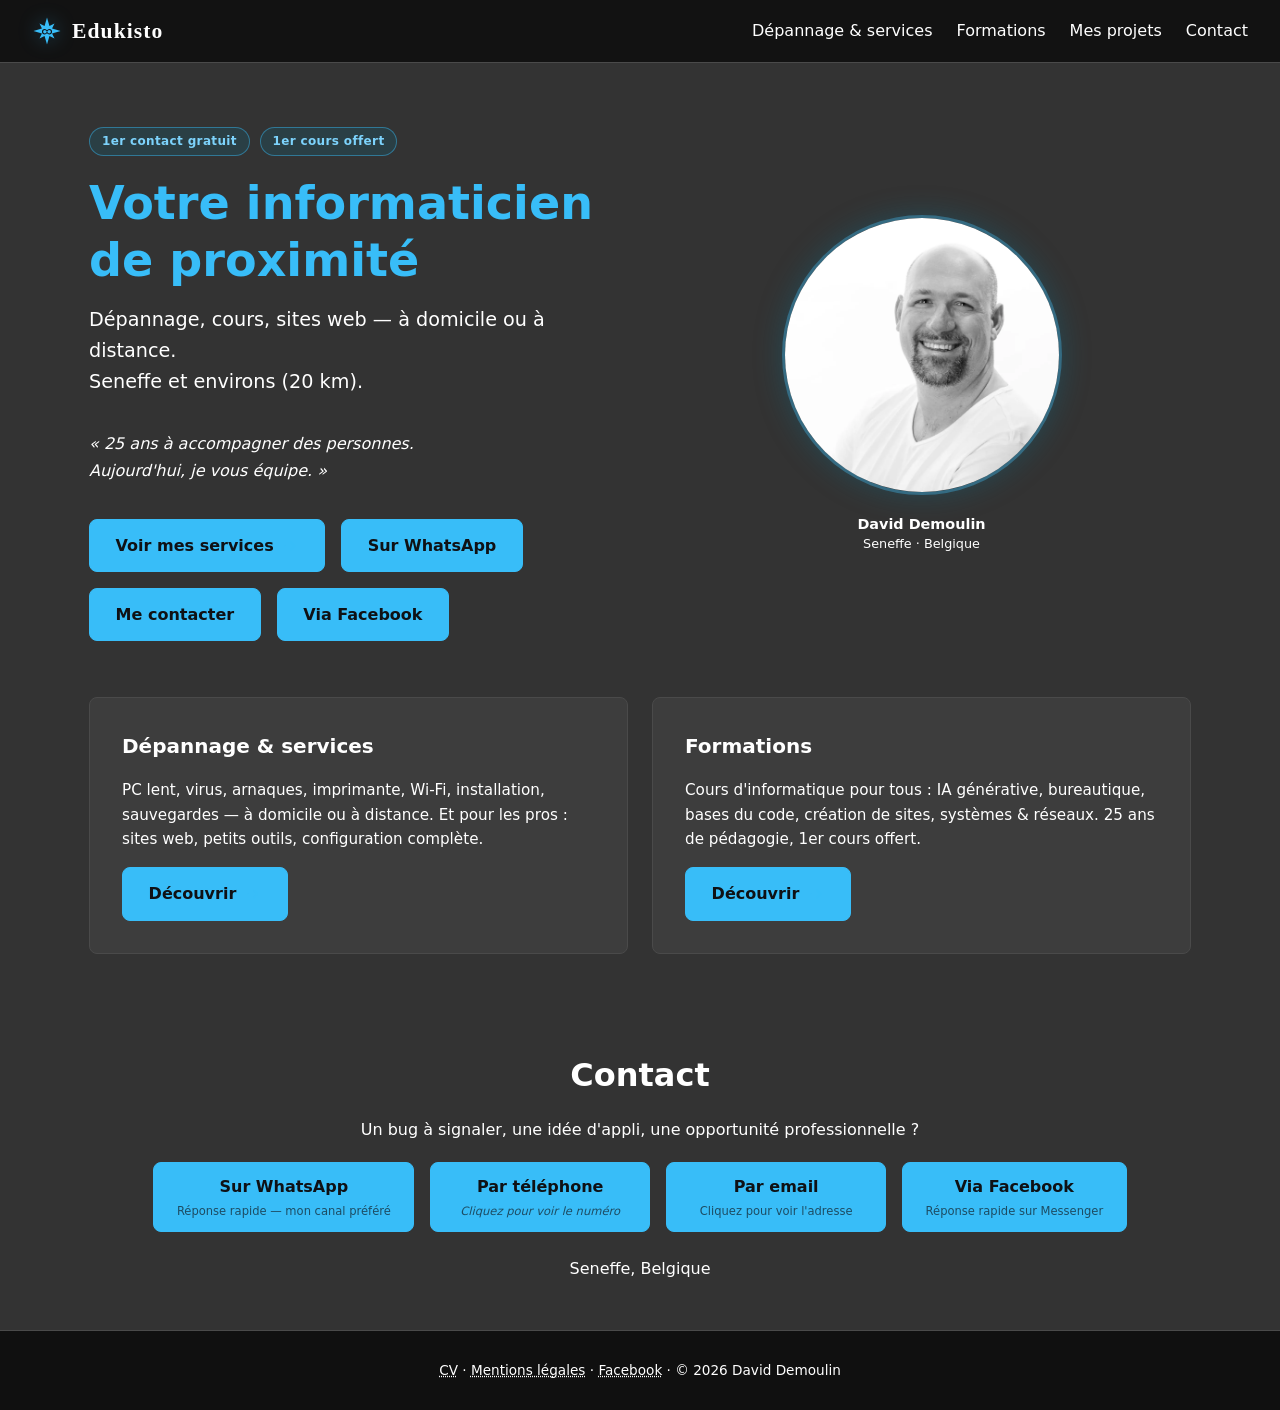
<file: index.html>
<!DOCTYPE html>
<html lang="fr">
<head>
  <meta charset="UTF-8">
  <meta name="viewport" content="width=device-width, initial-scale=1.0">
  <title>David Demoulin · edukisto — votre informaticien de proximité</title>
  <meta name="description" content="Vitrine de David Demoulin : 6 applications web en ligne, CV dynamique et créations (livre, musique D. RAW ARK).">
    <meta property="og:title" content="David Demoulin · edukisto — technicien IT & créateur d'applis">
  <meta property="og:description" content="6 applications web qui règlent la vraie vie : réparation locative, calendrier familial, plan de repas, outil métier, média en ligne, jeu en ligne. Découvrez l'écosystème edukisto.">
  <meta property="og:image" content="https://edukisto.win/og-image.png">
  <meta property="og:url" content="https://edukisto.win/">
  <meta property="og:type" content="website">
  <meta property="og:locale" content="fr_BE">
  <meta name="twitter:card" content="summary_large_image">
  <link rel="canonical" href="https://edukisto.win/">
  <link rel="icon" type="image/png" sizes="32x32" href="favicon-32.png">
  <link rel="icon" type="image/png" sizes="16x16" href="favicon-16.png">
  <link rel="apple-touch-icon" href="apple-touch-icon.png">
  <link rel="stylesheet" href="css/style.css">
  <script type="application/ld+json">
  {
    "@context": "https://schema.org",
    "@type": "ProfessionalService",
    "name": "Edukisto — David Demoulin",
    "url": "https://edukisto.win/",
    "image": "https://edukisto.win/og-image.png",
    "description": "Dépannage informatique à domicile et à distance, cours d'informatique et création de sites web. Seneffe et 20 km alentour.",
    "@id": "https://edukisto.win/#business",
    "priceRange": "$$",
    "areaServed": {
      "@type": "GeoCircle",
      "center": { "@type": "Place", "name": "Seneffe, Belgique" },
      "radius": "20000"
    },
    "address": {
      "@type": "PostalAddress",
      "addressLocality": "Seneffe",
      "addressRegion": "Hainaut",
      "addressCountry": "BE"
    },
    "founder": { "@id": "https://edukisto.win/about.html#david" },
    "sameAs": [
      "https://www.facebook.com/Edukisto",
      "https://www.superprof.be/educateur-passionne-informatique-enseigne-bureautique-codage-base-outils-systemes.html"
    ]
  }
  </script>
  <script type="application/ld+json">
  {
    "@context": "https://schema.org",
    "@type": "WebSite",
    "name": "Edukisto",
    "url": "https://edukisto.win/",
    "inLanguage": "fr-BE",
    "publisher": { "@id": "https://edukisto.win/#business" }
  }
  </script>
</head>
<body>
  <header>
    <nav class="nav">
      <a href="index.html" class="brand-wrap"><span class="brand-stack"><span class="brand-line"><span class="nav-logo"><svg viewBox="0 0 64 64" fill="none" aria-hidden="true"><path d="M32 3l5.2 18.2 10.8-5.2-5.2 10.8L61 32l-18.2 5.2 5.2 10.8-10.8-5.2L32 61l-5.2-18.2-10.8 5.2 5.2-10.8L3 32l18.2-5.2-5.2-10.8 10.8 5.2z" fill="#38bdf8"/><path d="M32 32c-1.6-2-3-3.1-4.8-3.1a4.7 4.7 0 1 0 0 9.4c1.8 0 3.2-1.1 4.8-3.1 1.6 2 3 3.1 4.8 3.1a4.7 4.7 0 1 0 0-9.4c-1.8 0-3.2 1.1-4.8 3.1z" stroke="#0f1115" stroke-width="2.4"/></svg></span><span class="brand-name">Edukisto</span></span></span></a>
      <div class="nav-links">
        <a href="services.html">Dépannage &amp; services</a>
        <a href="transmets.html">Formations</a>
        <a href="construis.html">Mes projets</a>
        <a href="#contact">Contact</a>
      </div>
      <button id="sessionBtn" class="session-btn hidden" title="Temps de découverte restant"><svg class="flat-icon" width="16" height="16" viewBox="0 0 24 24" fill="none" stroke="currentColor" stroke-width="1.8" stroke-linecap="round" stroke-linejoin="round" aria-hidden="true"><circle cx="12" cy="13" r="8"/><path d="M12 9v4l3 2M9 2h6"/></svg> <span id="sessionTime">--:--</span></button>
    </nav>
  </header>

  <section class="hero">
    <div class="hero-grid">
      <div class="hero-text">
        <div class="hero-badges">
          <span class="badge-cta">1er contact gratuit</span>
          <span class="badge-cta">1er cours offert</span>
        </div>
        <h1>Votre <span class="accent">informaticien de proximité</span></h1>
        <p class="subtitle">Dépannage, cours, sites web — à domicile ou à distance.<br>Seneffe et environs (20 km).</p>
        <blockquote class="hero-quote">
          « 25 ans à accompagner des personnes.<br>Aujourd'hui, je vous équipe. »
        </blockquote>
        <div class="hero-cta">
          <a href="services.html" class="btn primary">Voir mes services <svg class="flat-icon" width="16" height="16" viewBox="0 0 24 24" fill="none" stroke="currentColor" stroke-width="1.8" stroke-linecap="round" stroke-linejoin="round" aria-hidden="true"><path d="M5 12h14M13 6l6 6-6 6"/></svg></a>
          <a href="#" class="btn primary reveal-wa" data-w="aHR0cHM6Ly93YS5tZS8zMjQ4NjIwNjA4MQ==">Sur WhatsApp</a> <a href="#" class="btn ghost reveal-mail" data-m="ZGF2aWQuZGVtb3VsaW5AaWttYWlsLmNvbQ==" data-subject="Premier contact gratuit">Me contacter</a> <a class="btn ghost" href="https://www.facebook.com/Edukisto" target="_blank" rel="noopener">Via Facebook</a>
        </div>
      </div>
      <div class="hero-photo">
        <picture>
          <source srcset="img/david.webp" type="image/webp">
          <img src="img/david.jpg" alt="David Demoulin" loading="eager">
        </picture>
        <p class="hero-caption">David Demoulin<br><span>Seneffe · Belgique</span></p>
      </div>
    </div>
  </section>
  <section class="duo">
    <div class="duo-card">
      
      <h2>Dépannage &amp; services</h2>
      <p>
        PC lent, virus, arnaques, imprimante, Wi-Fi, installation, sauvegardes —
        à domicile ou à distance. Et pour les pros : sites web, petits outils,
        configuration complète.
      </p>
      <a href="services.html" class="btn primary">Découvrir <svg class="flat-icon" width="16" height="16" viewBox="0 0 24 24" fill="none" stroke="currentColor" stroke-width="1.8" stroke-linecap="round" stroke-linejoin="round" aria-hidden="true"><path d="M5 12h14M13 6l6 6-6 6"/></svg></a>
    </div>
    <div class="duo-card">
      
      <h2>Formations</h2>
      <p>
        Cours d'informatique pour tous : IA générative, bureautique, bases du code,
        création de sites, systèmes &amp; réseaux. 25 ans de pédagogie, 1er cours offert.
      </p>
      <a href="transmets.html" class="btn ghost">Découvrir <svg class="flat-icon" width="16" height="16" viewBox="0 0 24 24" fill="none" stroke="currentColor" stroke-width="1.8" stroke-linecap="round" stroke-linejoin="round" aria-hidden="true"><path d="M5 12h14M13 6l6 6-6 6"/></svg></a>
    </div>
  </section>


  <!-- ===== CONTACT ===== -->
  <section id="contact" class="contact">
    <h2>Contact</h2>
    <p>Un bug à signaler, une idée d'appli, une opportunité professionnelle ?</p>
    <div class="contact-ways">
      <a href="#" class="btn ghost contact-way reveal-wa" data-w="aHR0cHM6Ly93YS5tZS8zMjQ4NjIwNjA4MQ==">
        <span class="way-label">Sur WhatsApp</span>
        <span class="way-hint">Réponse rapide — mon canal préféré</span>
      </a>
      <a href="#" class="btn ghost contact-way reveal-phone" data-n="MDQ4NiAyMCA2MCA4MQ==">
        <span class="way-label">Par téléphone</span>
        <span class="way-hint">Cliquez pour voir le numéro</span>
      </a>
      <a href="#" class="btn ghost contact-way reveal-mail" data-m="ZGF2aWQuZGVtb3VsaW5AaWttYWlsLmNvbQ==">
        <span class="way-label">Par email</span>
        <span class="way-hint">Cliquez pour voir l'adresse</span>
      </a>
      <a href="https://www.facebook.com/Edukisto" class="btn ghost contact-way" target="_blank" rel="noopener">
        <span class="way-label">Via Facebook</span>
        <span class="way-hint">Réponse rapide sur Messenger</span>
      </a>
    </div>
    <div class="socials">
      <span>Seneffe, Belgique</span>
    </div>
  </section>

  <footer>
    <p><a href="about.html" style="color:inherit;text-decoration:underline dotted">CV</a> · <a href="mentions-legales.html" style="color:inherit;text-decoration:underline dotted">Mentions légales</a> · <a href="https://www.facebook.com/Edukisto" style="color:inherit;text-decoration:underline dotted" target="_blank" rel="noopener">Facebook</a> · © <span id="year"></span> David Demoulin</p>
  </footer>

  <script src="js/data.js"></script>
  <script src="js/session.js"></script>
  <script src="js/app.js"></script>
</body>
</html>
</file>
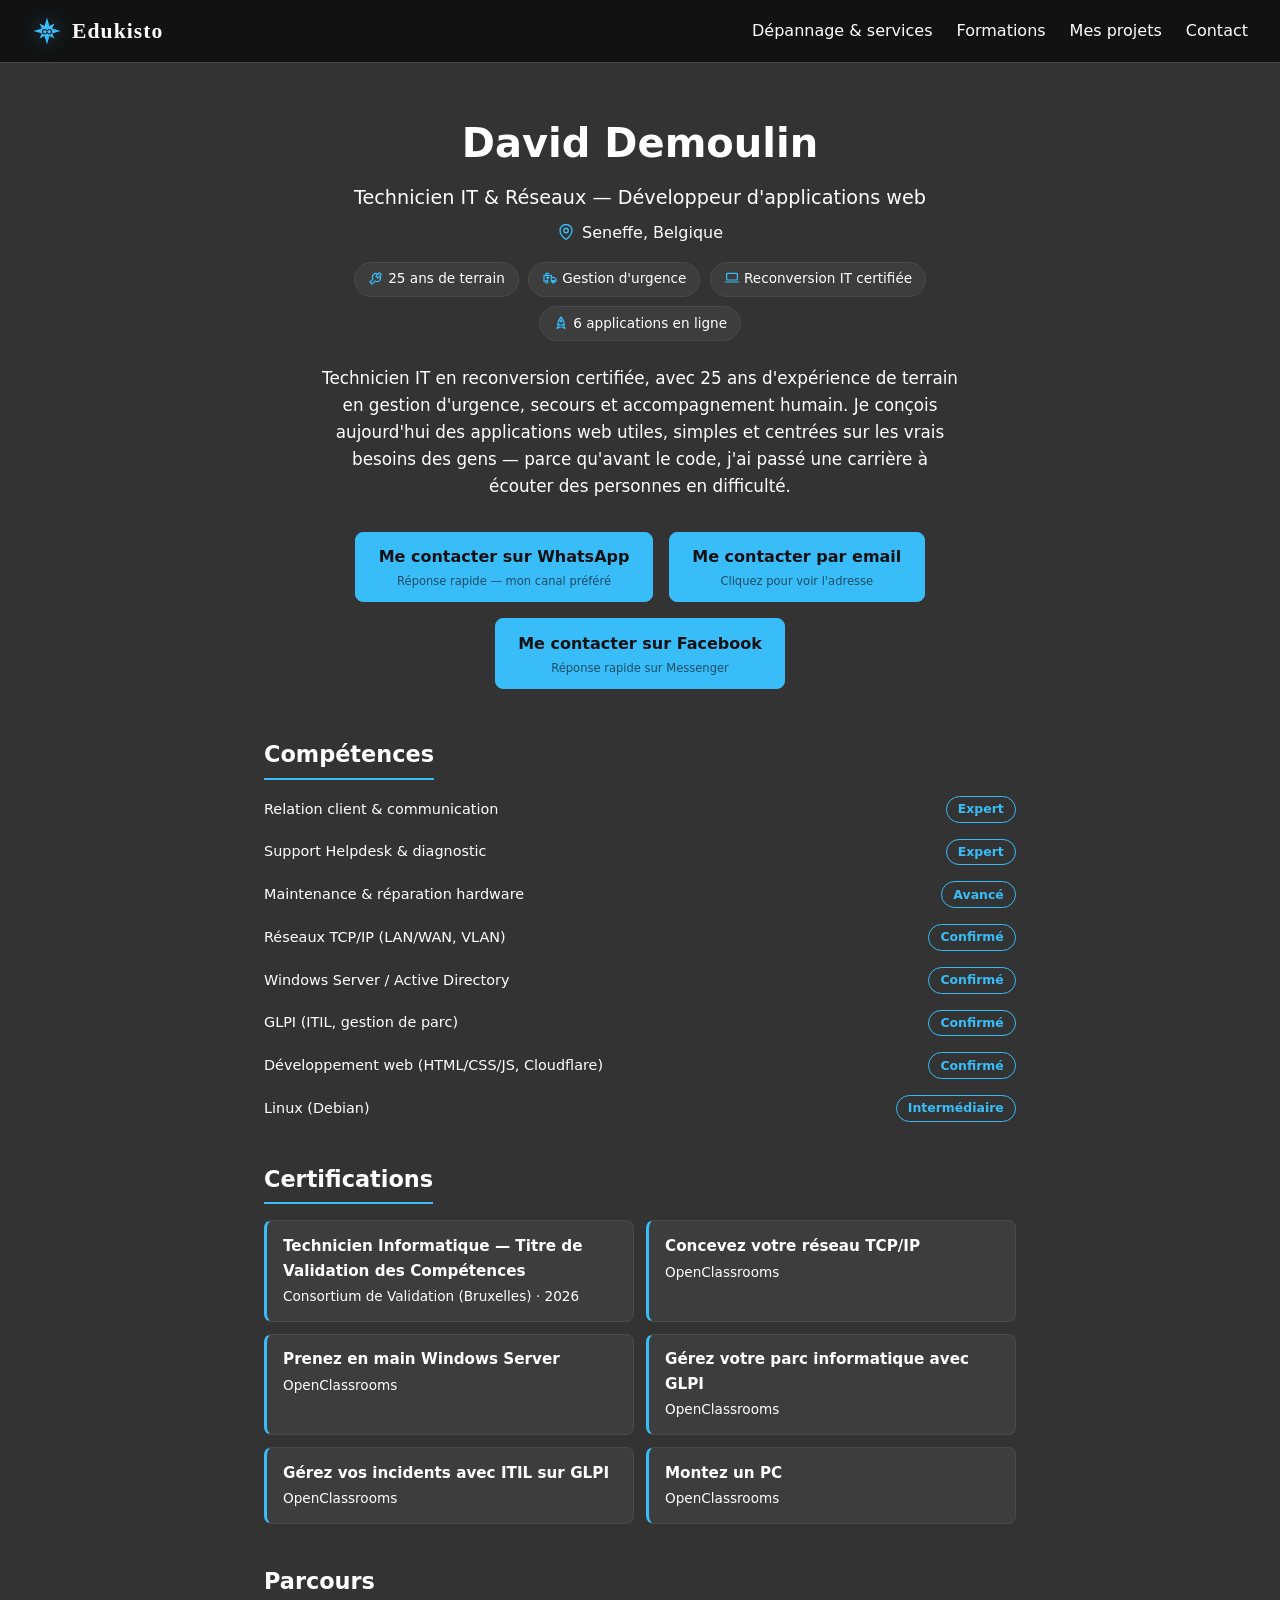
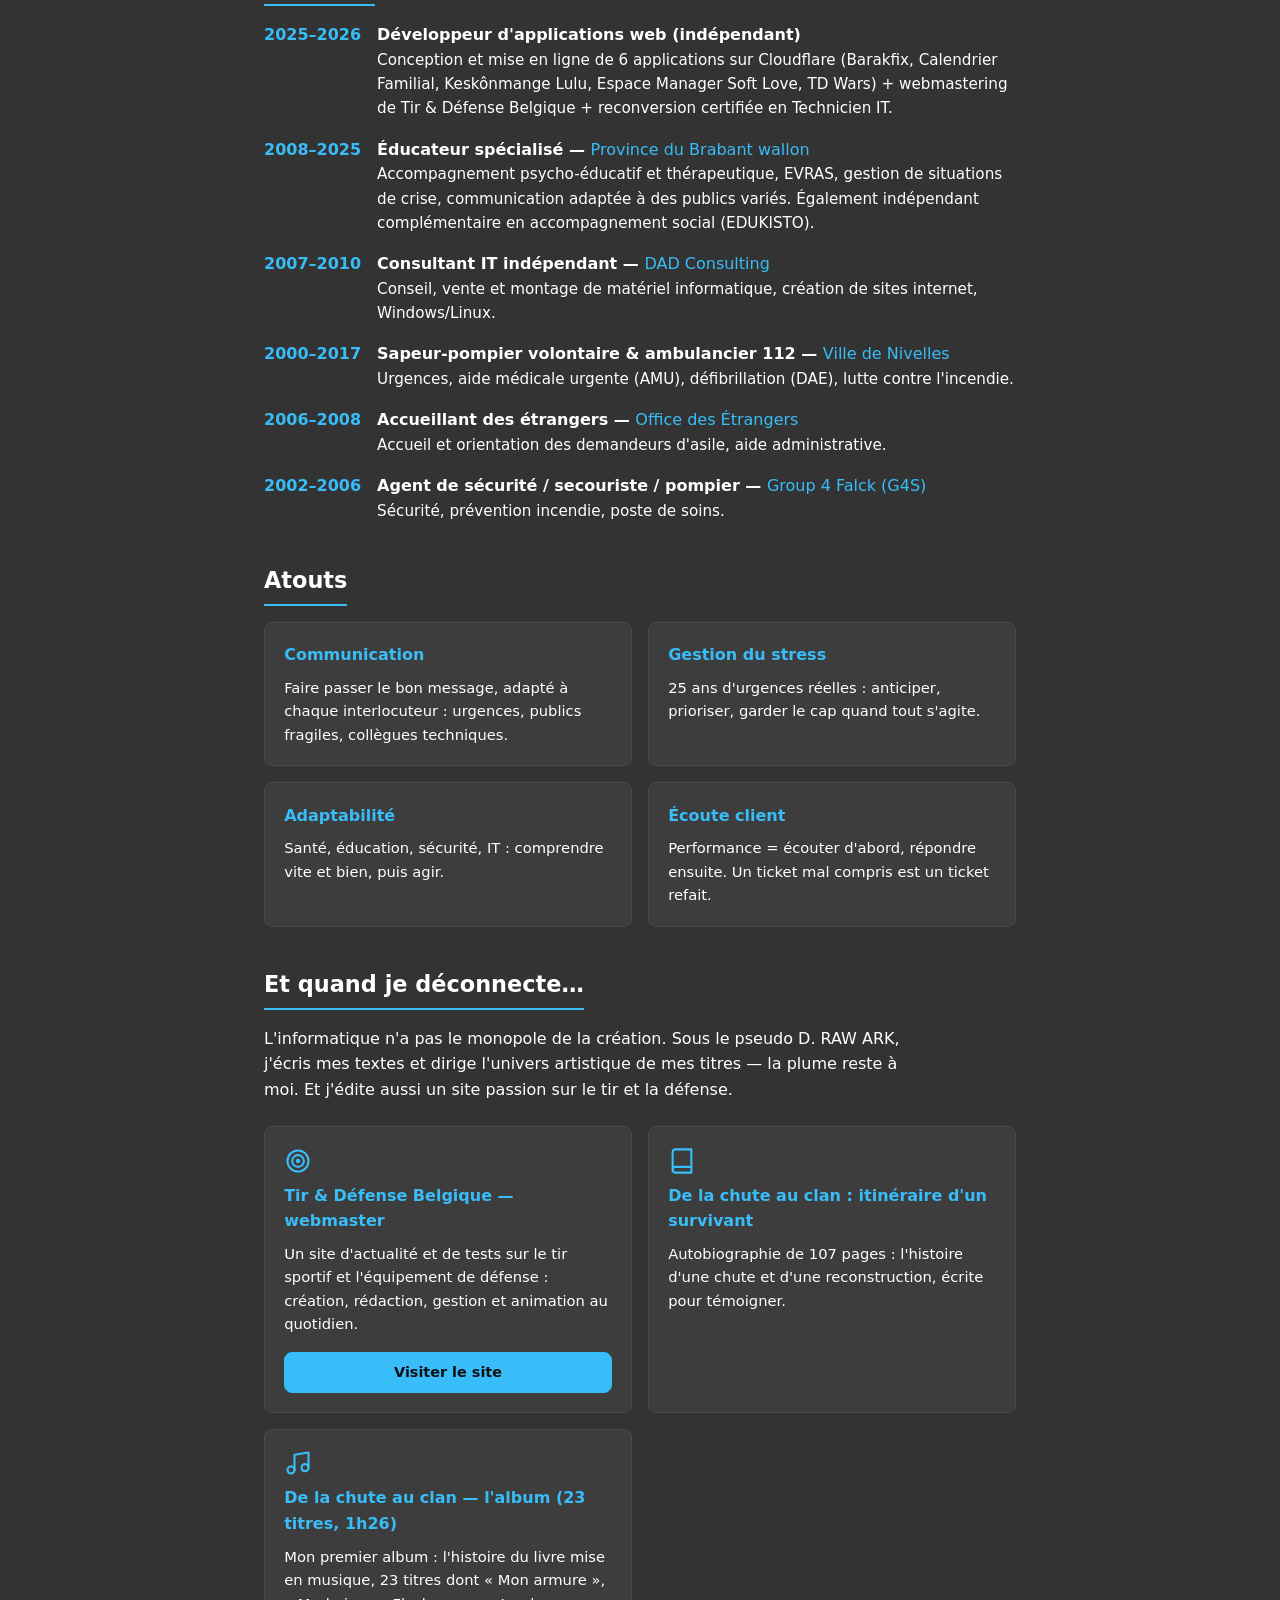
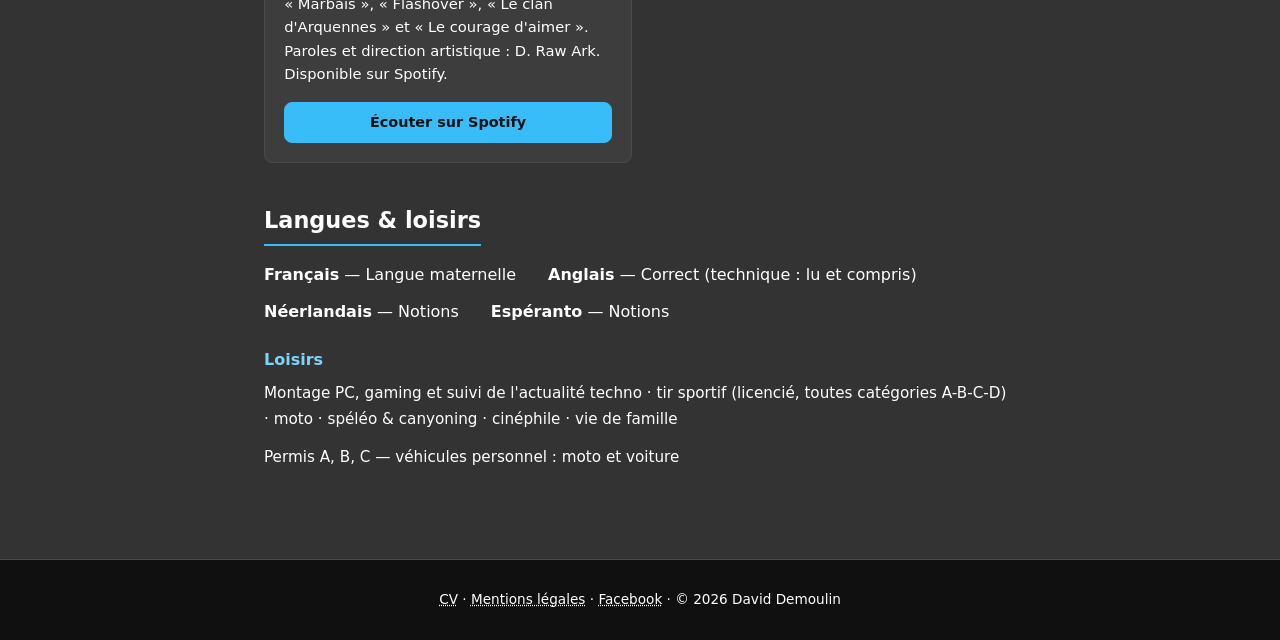
<file: about.html>
<!DOCTYPE html>
<html lang="fr">
<head>
  <meta charset="UTF-8">
  <meta name="viewport" content="width=device-width, initial-scale=1.0">
  <title>À propos · edukisto — David Demoulin</title>
  <meta name="description" content="CV dynamique de David Demoulin : technicien IT, créateur d'applications, auteur et parolier (D. RAW ARK).">
    <meta property="og:title" content="À propos · edukisto — David Demoulin">
  <meta property="og:description" content="25 ans d'accompagnement, une reconversion IT certifiée, un livre et un album : le parcours de David Demoulin.">
  <meta property="og:image" content="https://edukisto.win/og-image.png">
  <meta property="og:url" content="https://edukisto.win/about.html">
  <meta property="og:type" content="website">
  <meta property="og:locale" content="fr_BE">
  <meta name="twitter:card" content="summary_large_image">
  <link rel="canonical" href="https://edukisto.win/about.html">
  <link rel="icon" type="image/png" sizes="32x32" href="favicon-32.png">
  <link rel="icon" type="image/png" sizes="16x16" href="favicon-16.png">
  <link rel="apple-touch-icon" href="apple-touch-icon.png">
  <link rel="stylesheet" href="css/style.css">
  <script type="application/ld+json">
  {
    "@context": "https://schema.org",
    "@type": "Person",
    "@id": "https://edukisto.win/about.html#david",
    "name": "David Demoulin",
    "url": "https://edukisto.win/about.html",
    "image": "https://edukisto.win/img/david.jpg",
    "jobTitle": "Technicien IT & Réseaux — Développeur d'applications web",
    "description": "Technicien IT en reconversion certifiée, 25 ans d'expérience de terrain en gestion d'urgence et accompagnement humain. Conçoit des applications web utiles et simples.",
    "address": { "@type": "PostalAddress", "addressLocality": "Seneffe", "addressCountry": "BE" },
    "knowsAbout": ["Support Helpdesk", "Maintenance hardware", "Réseaux TCP/IP", "Windows Server", "Active Directory", "GLPI", "Développement web", "Linux"],
    "sameAs": [
      "https://www.facebook.com/Edukisto",
      "https://www.superprof.be/educateur-passionne-informatique-enseigne-bureautique-codage-base-outils-systemes.html"
    ]
  }
  </script>
</head>
<body>
  <header>
    <nav class="nav">
      <a href="index.html" class="brand-wrap"><span class="brand-stack"><span class="brand-line"><span class="nav-logo"><svg viewBox="0 0 64 64" fill="none" aria-hidden="true"><path d="M32 3l5.2 18.2 10.8-5.2-5.2 10.8L61 32l-18.2 5.2 5.2 10.8-10.8-5.2L32 61l-5.2-18.2-10.8 5.2 5.2-10.8L3 32l18.2-5.2-5.2-10.8 10.8 5.2z" fill="#38bdf8"/><path d="M32 32c-1.6-2-3-3.1-4.8-3.1a4.7 4.7 0 1 0 0 9.4c1.8 0 3.2-1.1 4.8-3.1 1.6 2 3 3.1 4.8 3.1a4.7 4.7 0 1 0 0-9.4c-1.8 0-3.2 1.1-4.8 3.1z" stroke="#0f1115" stroke-width="2.4"/></svg></span><span class="brand-name">Edukisto</span></span></span></a>
      <div class="nav-links">
        <a href="services.html">Dépannage &amp; services</a>
        <a href="transmets.html">Formations</a>
        <a href="construis.html">Mes projets</a>
        <a href="index.html#contact">Contact</a>
      </div>
    </nav>
  </header>

  <main class="about">
    <section class="cv-header">
      <h1 id="cvName"></h1>
      <p class="role" id="cvRole"></p>
      <p class="cv-loc" id="cvLoc"></p>
      <div class="badges" id="cvBadges"></div>
      <p class="cv-summary" id="cvSummary"></p>
      <div class="cv-actions">
        <a href="#" class="btn primary contact-way reveal-wa" data-w="aHR0cHM6Ly93YS5tZS8zMjQ4NjIwNjA4MQ==">
          <span class="way-label">Me contacter sur WhatsApp</span>
          <span class="way-hint">Réponse rapide — mon canal préféré</span>
        </a>
        <a href="#" class="btn primary contact-way reveal-mail" data-m="ZGF2aWQuZGVtb3VsaW5AaWttYWlsLmNvbQ==" data-subject="Contact depuis le CV">
          <span class="way-label">Me contacter par email</span>
          <span class="way-hint">Cliquez pour voir l'adresse</span>
        </a>
        <a href="https://www.facebook.com/Edukisto" class="btn primary contact-way" target="_blank" rel="noopener">
          <span class="way-label">Me contacter sur Facebook</span>
          <span class="way-hint">Réponse rapide sur Messenger</span>
        </a>
      </div>
    </section>

    <section class="cv-section">
      <h2>Compétences</h2>
      <div class="skills" id="skillsList"></div>
    </section>

    <section class="cv-section">
      <h2>Certifications</h2>
      <ul class="certs" id="certsList"></ul>
    </section>

    <section class="cv-section">
      <h2>Parcours</h2>
      <ul class="timeline" id="timeline"></ul>
    </section>

    <section class="cv-section">
      <h2>Atouts</h2>
      <div class="soft-grid" id="softList"></div>
    </section>

        <section class="cv-section creative">
      <h2>Et quand je déconnecte…</h2>
      <p class="section-intro" id="creativeIntro"></p>
      <div class="soft-grid" id="creativeList"></div>
    </section>

    <section class="cv-section">
      <h2>Langues & loisirs</h2>
      <ul class="lang-list" id="langList"></ul>
      <div class="hobbies-block">
        <h3>Loisirs</h3>
        <p id="hobbies"></p>
        <p class="permis-line">Permis A, B, C — véhicules personnel : moto et voiture</p>
      </div>
    </section>
  </main>

  <footer>
    <p><a href="about.html" style="color:inherit;text-decoration:underline dotted">CV</a> · <a href="mentions-legales.html" style="color:inherit;text-decoration:underline dotted">Mentions légales</a> · <a href="https://www.facebook.com/Edukisto" style="color:inherit;text-decoration:underline dotted" target="_blank" rel="noopener">Facebook</a> · © <span id="year"></span> David Demoulin</p>
  </footer>

  <script src="js/data.js"></script>
  <script src="js/cv.js"></script>
  <script>
    // Révélation email/téléphone (anti-spam)
    document.querySelectorAll(".reveal-mail, .reveal-phone, .reveal-wa").forEach((el) => {
      el.addEventListener("click", (e) => {
        if (el.classList.contains("revealed")) return;
        e.preventDefault();
        try {
          if (el.dataset.m) {
            const mail = atob(el.dataset.m);
            const subject = el.dataset.subject ? "?subject=" + encodeURIComponent(el.dataset.subject) : "";
            el.href = "mailto:" + mail + subject;
            const hint = el.querySelector(".way-hint");
            if (hint) hint.textContent = mail;
          } else if (el.dataset.w) {
            el.href = atob(el.dataset.w);
            const hint = el.querySelector(".way-hint");
            if (hint) hint.textContent = "WhatsApp ouvert — écrivez-moi !";
          } else if (el.dataset.n) {
            const num = atob(el.dataset.n);
            const hint = el.querySelector(".way-hint");
            if (hint) hint.textContent = num + " (David)";
            el.removeAttribute("href");
          }
          el.classList.add("revealed");
        } catch (err) {}
      });
    });
  </script>
</body>
</html>
</file>
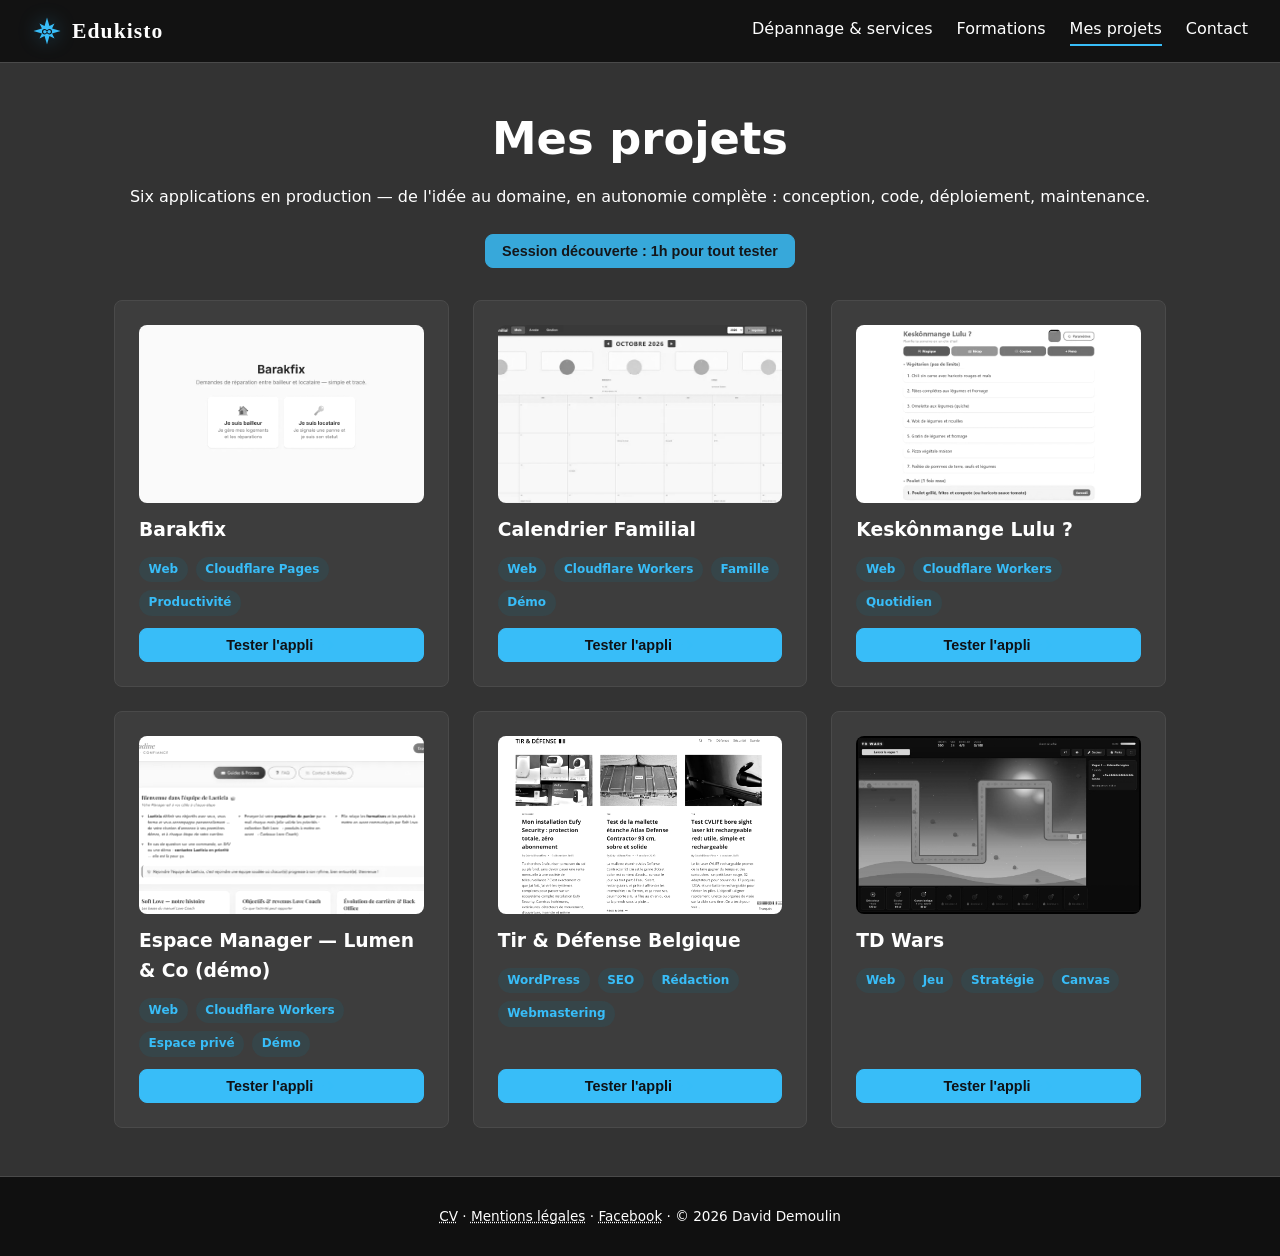
<file: construis.html>
<!DOCTYPE html>
<html lang="fr">
<head>
  <meta charset="UTF-8">
  <meta name="viewport" content="width=device-width, initial-scale=1.0">
  <title>Mes projets · Edukisto</title>
  <meta name="description" content="Les applications de David Demoulin : réparation locative, calendrier familial, plan de repas, gestion d'équipe — du code au domaine, en autonomie complète.">
  <meta property="og:title" content="Construction · edukisto — mes applications">
  <meta name="description" content="Les 6 applications de David Demoulin : réparation locative, calendrier familial, plan de repas, gestion d'équipe, média en ligne, jeu en ligne — du code au domaine, en autonomie complète.">
  <meta property="og:description" content="6 applications en production, construites de A à Z : conception, code, déploiement, maintenance.">
  <meta property="og:image" content="https://edukisto.win/og-image.png">
  <meta property="og:url" content="https://edukisto.win/construis.html">
  <meta property="og:type" content="website">
  <meta name="twitter:card" content="summary_large_image">
  <link rel="canonical" href="https://edukisto.win/construis.html">
  <link rel="icon" type="image/png" sizes="32x32" href="favicon-32.png">
  <link rel="icon" type="image/png" sizes="16x16" href="favicon-16.png">
  <link rel="apple-touch-icon" href="apple-touch-icon.png">
  <link rel="stylesheet" href="css/style.css">
  <script type="application/ld+json">
  {
    "@context": "https://schema.org",
    "@type": "BreadcrumbList",
    "itemListElement": [
      { "@type": "ListItem", "position": 1, "name": "Accueil", "item": "https://edukisto.win/" },
      { "@type": "ListItem", "position": 2, "name": "Mes projets", "item": "https://edukisto.win/construis.html" }
    ]
  }
  </script>
</head>
<body>
  <header>
    <nav class="nav">
      <a href="index.html" class="brand-wrap"><span class="brand-stack"><span class="brand-line"><span class="nav-logo"><svg viewBox="0 0 64 64" fill="none" aria-hidden="true"><path d="M32 3l5.2 18.2 10.8-5.2-5.2 10.8L61 32l-18.2 5.2 5.2 10.8-10.8-5.2L32 61l-5.2-18.2-10.8 5.2 5.2-10.8L3 32l18.2-5.2-5.2-10.8 10.8 5.2z" fill="#38bdf8"/><path d="M32 32c-1.6-2-3-3.1-4.8-3.1a4.7 4.7 0 1 0 0 9.4c1.8 0 3.2-1.1 4.8-3.1 1.6 2 3 3.1 4.8 3.1a4.7 4.7 0 1 0 0-9.4c-1.8 0-3.2 1.1-4.8 3.1z" stroke="#0f1115" stroke-width="2.4"/></svg></span><span class="brand-name">Edukisto</span></span></span></a>
      <div class="nav-links">
        <a href="services.html">Dépannage &amp; services</a>
        <a href="transmets.html">Formations</a>
        <a href="construis.html" class="active">Mes projets</a>
        <a href="index.html#contact">Contact</a>
      </div>
      <button id="sessionBtn" class="session-btn hidden" title="Temps de découverte restant"><svg class="flat-icon" width="16" height="16" viewBox="0 0 24 24" fill="none" stroke="currentColor" stroke-width="1.8" stroke-linecap="round" stroke-linejoin="round" aria-hidden="true"><circle cx="12" cy="13" r="8"/><path d="M12 9v4l3 2M9 2h6"/></svg> <span id="sessionTime">--:--</span></button>
    </nav>
  </header>

  <section class="apps page-head">
    <h1 class="page-title">Mes projets</h1>
    <p class="section-desc">Six applications en production — de l'idée au domaine, en autonomie complète : conception, code, déploiement, maintenance.</p>
    <div class="apps-session-start"><button id="startSession" class="btn ghost small">Session découverte : 1h pour tout tester</button></div>
    <div id="appGrid" class="grid"></div>
  </section>

  <footer>
    <p><a href="about.html" style="color:inherit;text-decoration:underline dotted">CV</a> · <a href="mentions-legales.html" style="color:inherit;text-decoration:underline dotted">Mentions légales</a> · <a href="https://www.facebook.com/Edukisto" style="color:inherit;text-decoration:underline dotted" target="_blank" rel="noopener">Facebook</a> · © <span id="year"></span> David Demoulin</p>
  </footer>

  <script src="js/data.js"></script>
  <script src="js/session.js"></script>
  <script src="js/app.js"></script>
</body>
</html>
</file>
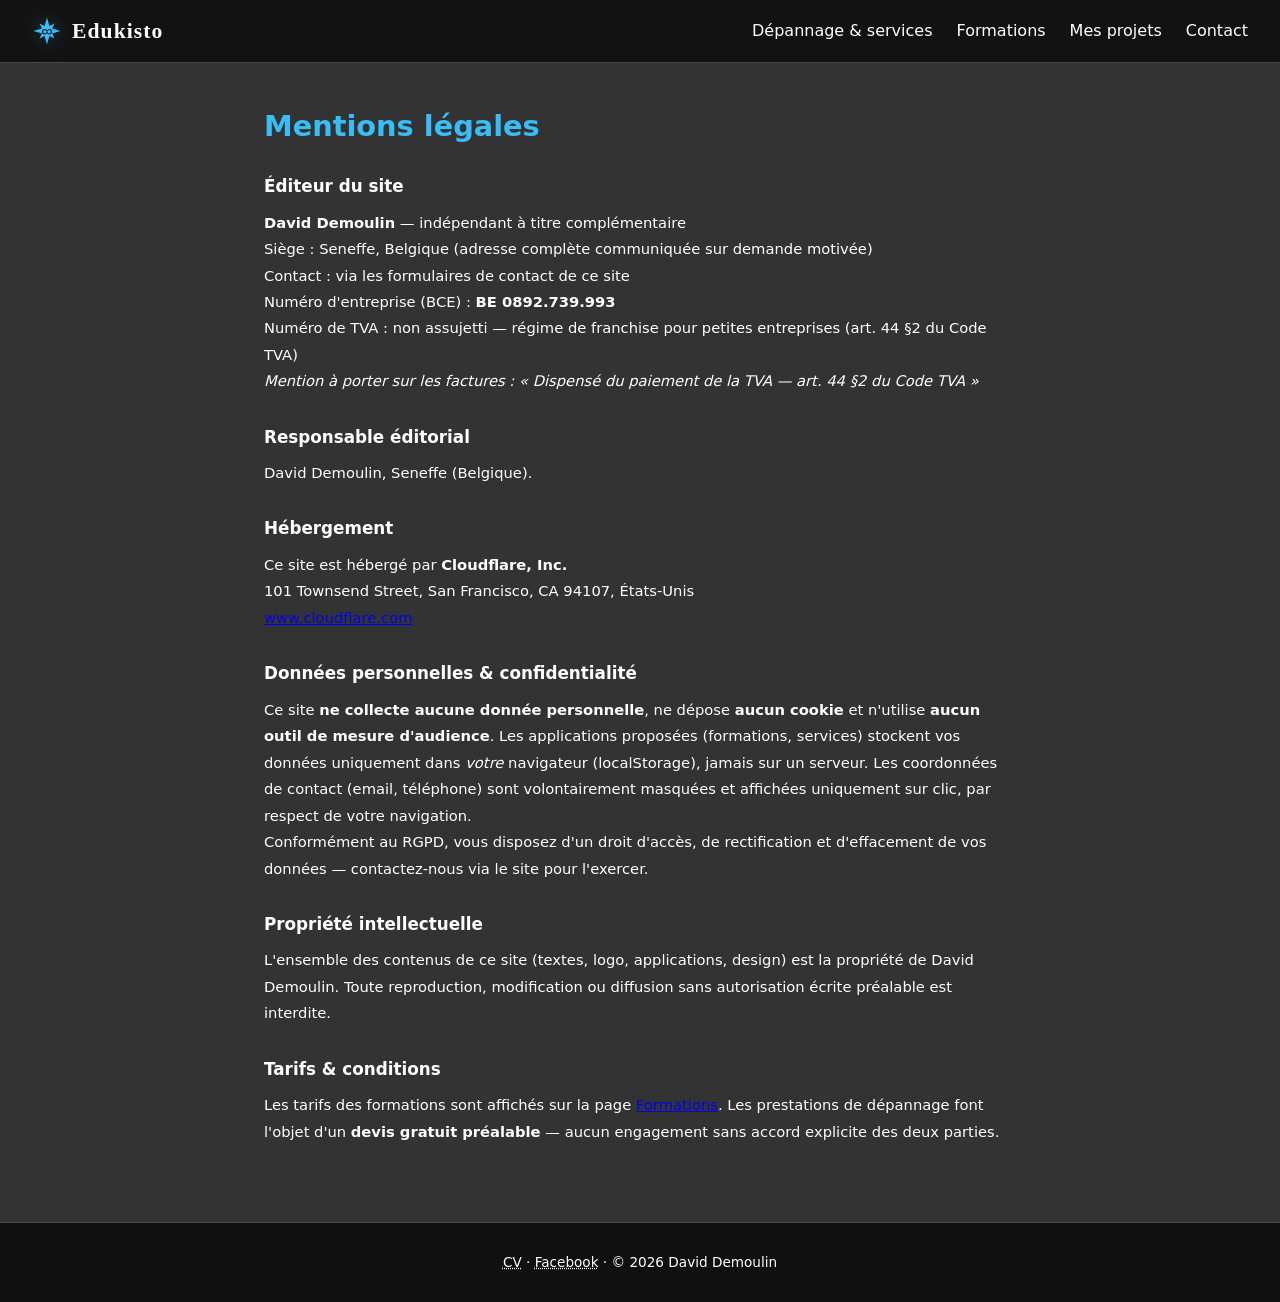
<file: mentions-legales.html>
<!DOCTYPE html>
<html lang="fr">
<head>
  <meta charset="UTF-8">
  <meta name="viewport" content="width=device-width, initial-scale=1.0">
  <title>Mentions légales · Edukisto</title>
  <meta name="robots" content="noindex">
  <link rel="canonical" href="https://edukisto.win/mentions-legales.html">
  <link rel="icon" type="image/png" sizes="32x32" href="favicon-32.png">
  <link rel="stylesheet" href="css/style.css">
</head>
<body>
  <header>
    <nav class="nav">
      <a href="index.html" class="brand-wrap"><span class="brand-stack"><span class="brand-line"><span class="nav-logo"><svg viewBox="0 0 64 64" fill="none" aria-hidden="true"><path d="M32 3l5.2 18.2 10.8-5.2-5.2 10.8L61 32l-18.2 5.2 5.2 10.8-10.8-5.2L32 61l-5.2-18.2-10.8 5.2 5.2-10.8L3 32l18.2-5.2-5.2-10.8 10.8 5.2z" fill="#38bdf8"/><path d="M32 32c-1.6-2-3-3.1-4.8-3.1a4.7 4.7 0 1 0 0 9.4c1.8 0 3.2-1.1 4.8-3.1 1.6 2 3 3.1 4.8 3.1a4.7 4.7 0 1 0 0-9.4c-1.8 0-3.2 1.1-4.8 3.1z" stroke="#0f1115" stroke-width="2.4"/></svg></span><span class="brand-name">Edukisto</span></span></span></a>
      <div class="nav-links">
        <a href="services.html">Dépannage &amp; services</a>
        <a href="transmets.html">Formations</a>
        <a href="construis.html">Mes projets</a>
        <a href="index.html#contact">Contact</a>
      </div>
    </nav>
  </header>

  <main class="legal-page">
    <h1>Mentions légales</h1>

    <section class="legal-block">
      <h2>Éditeur du site</h2>
      <p>
        <strong>David Demoulin</strong> — indépendant à titre complémentaire<br>
        Siège : Seneffe, Belgique (adresse complète communiquée sur demande motivée)<br>
        Contact : via les formulaires de contact de ce site<br>
        Numéro d'entreprise (BCE) : <strong>BE 0892.739.993</strong><br>
        Numéro de TVA : non assujetti — régime de franchise pour petites entreprises (art. 44 §2 du Code TVA)<br>
        <em>Mention à porter sur les factures : « Dispensé du paiement de la TVA — art. 44 §2 du Code TVA »</em>
      </p>
    </section>

    <section class="legal-block">
      <h2>Responsable éditorial</h2>
      <p>David Demoulin, Seneffe (Belgique).</p>
    </section>

    <section class="legal-block">
      <h2>Hébergement</h2>
      <p>
        Ce site est hébergé par <strong>Cloudflare, Inc.</strong><br>
        101 Townsend Street, San Francisco, CA 94107, États-Unis<br>
        <a href="https://www.cloudflare.com/" target="_blank" rel="noopener">www.cloudflare.com</a>
      </p>
    </section>

    <section class="legal-block">
      <h2>Données personnelles &amp; confidentialité</h2>
      <p>
        Ce site <strong>ne collecte aucune donnée personnelle</strong>, ne dépose <strong>aucun cookie</strong>
        et n'utilise <strong>aucun outil de mesure d'audience</strong>. Les applications proposées
        (formations, services) stockent vos données uniquement dans <em>votre</em> navigateur (localStorage),
        jamais sur un serveur. Les coordonnées de contact (email, téléphone) sont volontairement
        masquées et affichées uniquement sur clic, par respect de votre navigation.
      </p>
      <p>
        Conformément au RGPD, vous disposez d'un droit d'accès, de rectification et d'effacement
        de vos données — contactez-nous via le site pour l'exercer.
      </p>
    </section>

    <section class="legal-block">
      <h2>Propriété intellectuelle</h2>
      <p>
        L'ensemble des contenus de ce site (textes, logo, applications, design) est la propriété
        de David Demoulin. Toute reproduction, modification ou diffusion sans autorisation écrite
        préalable est interdite.
      </p>
    </section>

    <section class="legal-block">
      <h2>Tarifs &amp; conditions</h2>
      <p>
        Les tarifs des formations sont affichés sur la page <a href="transmets.html">Formations</a>.
        Les prestations de dépannage font l'objet d'un <strong>devis gratuit préalable</strong> — aucun
        engagement sans accord explicite des deux parties.
      </p>
    </section>
  </main>

  <footer>
    <p><a href="about.html" style="color:inherit;text-decoration:underline dotted">CV</a> · <a href="https://www.facebook.com/Edukisto" style="color:inherit;text-decoration:underline dotted" target="_blank" rel="noopener">Facebook</a> · © <span id="year"></span> David Demoulin</p>
  </footer>

  <script>
    document.addEventListener("DOMContentLoaded", () => {
      document.getElementById("year").textContent = new Date().getFullYear();
    });
  </script>
</body>
</html>
</file>
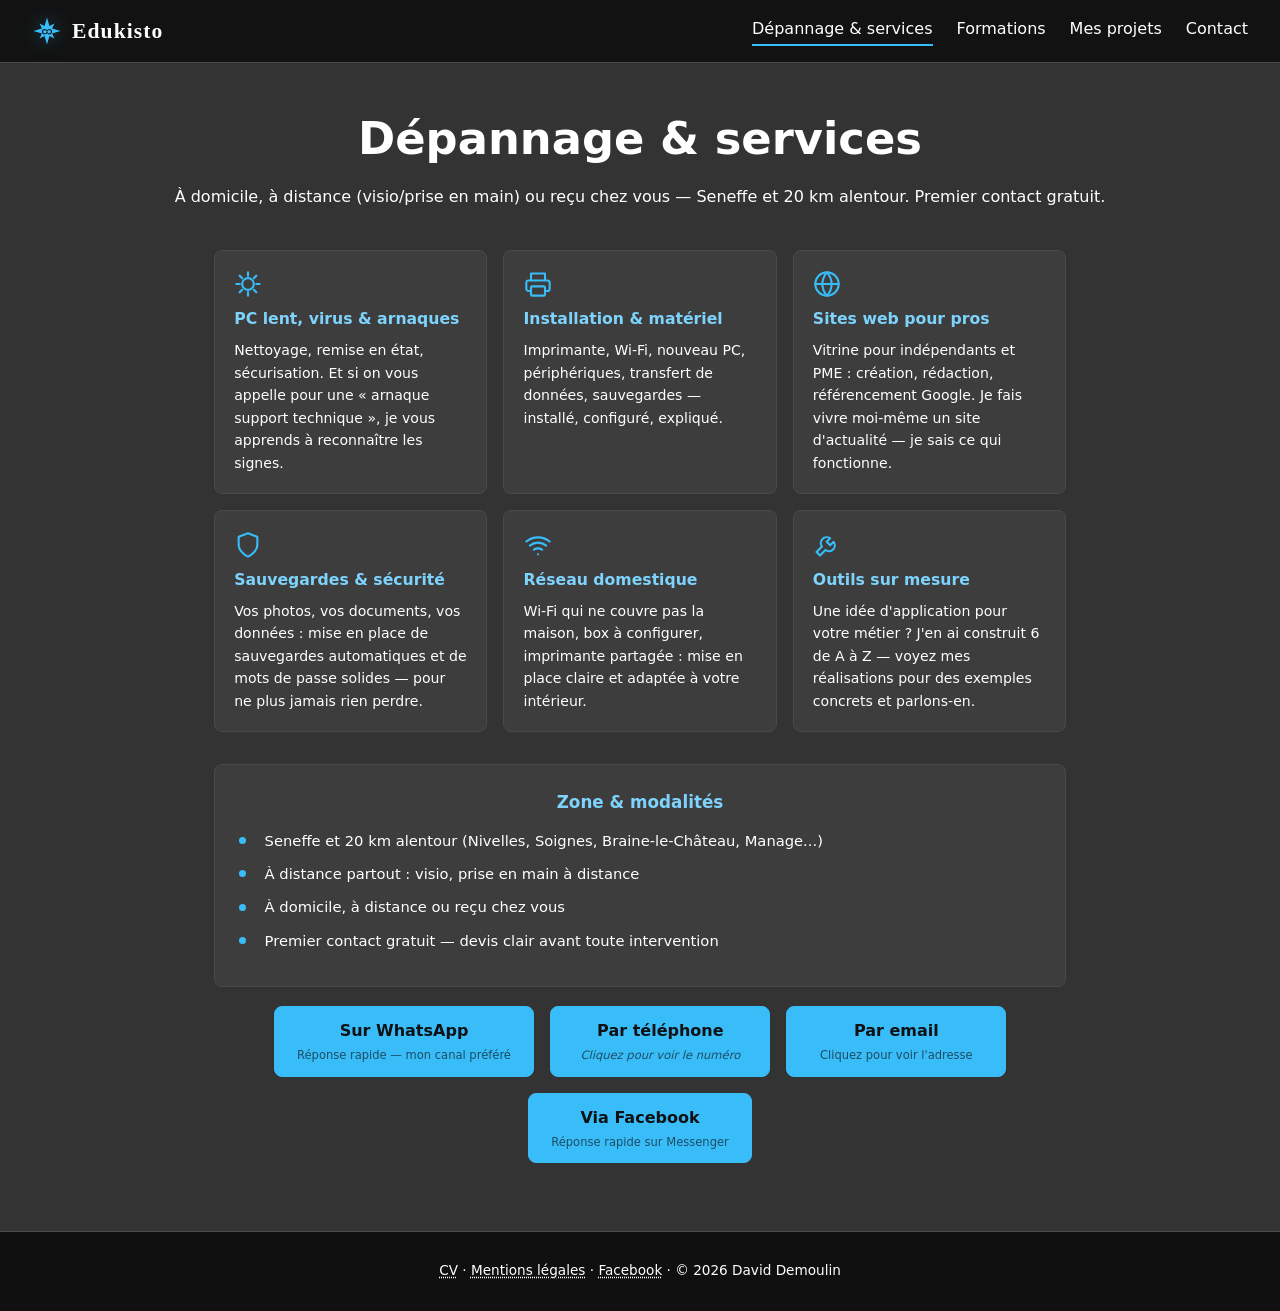
<file: services.html>
<!DOCTYPE html>
<html lang="fr">
<head>
  <meta charset="UTF-8">
  <meta name="viewport" content="width=device-width, initial-scale=1.0">
  <title>Dépannage & services · edukisto — informaticien de proximité</title>
  <meta name="description" content="Dépannage informatique à domicile et à distance : PC lent, virus, arnaques, imprimante, Wi-Fi, installation, sauvegardes. Sites web pour indépendants et PME. Seneffe et 20 km alentour.">
  <meta property="og:title" content="Dépannage & services · edukisto">
  <meta property="og:description" content="Votre informaticien de proximité : dépannage, installation, sites web — Seneffe et environs, 1er contact gratuit.">
  <meta property="og:image" content="https://edukisto.win/og-image.png">
  <meta property="og:url" content="https://edukisto.win/services.html">
  <meta property="og:type" content="website">
  <meta name="twitter:card" content="summary_large_image">
  <link rel="canonical" href="https://edukisto.win/services.html">
  <link rel="icon" type="image/png" sizes="32x32" href="favicon-32.png">
  <link rel="icon" type="image/png" sizes="16x16" href="favicon-16.png">
  <link rel="apple-touch-icon" href="apple-touch-icon.png">
  <link rel="stylesheet" href="css/style.css">
  <script type="application/ld+json">
  {
    "@context": "https://schema.org",
    "@type": "BreadcrumbList",
    "itemListElement": [
      { "@type": "ListItem", "position": 1, "name": "Accueil", "item": "https://edukisto.win/" },
      { "@type": "ListItem", "position": 2, "name": "Dépannage & services", "item": "https://edukisto.win/services.html" }
    ]
  }
  </script>
</head>
<body>
  <header>
    <nav class="nav">
      <a href="index.html" class="brand-wrap"><span class="brand-stack"><span class="brand-line"><span class="nav-logo"><svg viewBox="0 0 64 64" fill="none" aria-hidden="true"><path d="M32 3l5.2 18.2 10.8-5.2-5.2 10.8L61 32l-18.2 5.2 5.2 10.8-10.8-5.2L32 61l-5.2-18.2-10.8 5.2 5.2-10.8L3 32l18.2-5.2-5.2-10.8 10.8 5.2z" fill="#38bdf8"/><path d="M32 32c-1.6-2-3-3.1-4.8-3.1a4.7 4.7 0 1 0 0 9.4c1.8 0 3.2-1.1 4.8-3.1 1.6 2 3 3.1 4.8 3.1a4.7 4.7 0 1 0 0-9.4c-1.8 0-3.2 1.1-4.8 3.1z" stroke="#0f1115" stroke-width="2.4"/></svg></span><span class="brand-name">Edukisto</span></span></span></a>
      <div class="nav-links">
        <a href="services.html" class="active">Dépannage &amp; services</a>
        <a href="transmets.html">Formations</a>
        <a href="construis.html">Mes projets</a>
        <a href="index.html#contact">Contact</a>
      </div>
    </nav>
  </header>

  <section class="apps page-head">
    <h1 class="page-title">Dépannage &amp; services</h1>
    <p class="section-desc">À domicile, à distance (visio/prise en main) ou reçu chez vous — Seneffe et 20 km alentour. Premier contact gratuit.</p>

    <div class="teaching-detail services-detail">
      <div class="teaching-grid">
        <div class="teach-card">
          <div class="teach-icon"><svg class="flat-icon" width="28" height="28" viewBox="0 0 24 24" fill="none" stroke="currentColor" stroke-width="1.8" stroke-linecap="round" stroke-linejoin="round" aria-hidden="true"><path d="M12 2v3M12 19v3M2 12h3M19 12h3M4.9 4.9l2.1 2.1M17 17l2.1 2.1M4.9 19.1L7 17M17 7l2.1-2.1"/><circle cx="12" cy="12" r="5"/></svg></div>
          <h2>PC lent, virus &amp; arnaques</h2>
          <p>Nettoyage, remise en état, sécurisation. Et si on vous appelle pour une « arnaque support technique », je vous apprends à reconnaître les signes.</p>
        </div>
        <div class="teach-card">
          <div class="teach-icon"><svg class="flat-icon" width="28" height="28" viewBox="0 0 24 24" fill="none" stroke="currentColor" stroke-width="1.8" stroke-linecap="round" stroke-linejoin="round" aria-hidden="true"><path d="M6 9V3h12v6M6 18H4a2 2 0 0 1-2-2v-5a2 2 0 0 1 2-2h16a2 2 0 0 1 2 2v5a2 2 0 0 1-2 2h-2"/><rect x="6" y="14" width="12" height="8" rx="1"/></svg></div>
          <h2>Installation &amp; matériel</h2>
          <p>Imprimante, Wi-Fi, nouveau PC, périphériques, transfert de données, sauvegardes — installé, configuré, expliqué.</p>
        </div>
        <div class="teach-card">
          <div class="teach-icon"><svg class="flat-icon" width="28" height="28" viewBox="0 0 24 24" fill="none" stroke="currentColor" stroke-width="1.8" stroke-linecap="round" stroke-linejoin="round" aria-hidden="true"><circle cx="12" cy="12" r="10"/><path d="M2 12h20M12 2a15.3 15.3 0 0 1 4 10 15.3 15.3 0 0 1-4 10 15.3 15.3 0 0 1-4-10 15.3 15.3 0 0 1 4-10z"/></svg></div>
          <h2>Sites web pour pros</h2>
          <p>Vitrine pour indépendants et PME : création, rédaction, référencement Google. Je fais vivre moi-même un site d'actualité — je sais ce qui fonctionne.</p>
        </div>
        <div class="teach-card">
          <div class="teach-icon"><svg class="flat-icon" width="28" height="28" viewBox="0 0 24 24" fill="none" stroke="currentColor" stroke-width="1.8" stroke-linecap="round" stroke-linejoin="round" aria-hidden="true"><path d="M12 22s8-4 8-10V5l-8-3-8 3v7c0 6 8 10 8 10z"/></svg></div>
          <h2>Sauvegardes &amp; sécurité</h2>
          <p>Vos photos, vos documents, vos données : mise en place de sauvegardes automatiques et de mots de passe solides — pour ne plus jamais rien perdre.</p>
        </div>
        <div class="teach-card">
          <div class="teach-icon"><svg class="flat-icon" width="28" height="28" viewBox="0 0 24 24" fill="none" stroke="currentColor" stroke-width="1.8" stroke-linecap="round" stroke-linejoin="round" aria-hidden="true"><path d="M5 12.5a11 11 0 0 1 14 0M8.5 16a6.5 6.5 0 0 1 7 0M12 20h.01M2 9a16 16 0 0 1 20 0"/></svg></div>
          <h2>Réseau domestique</h2>
          <p>Wi-Fi qui ne couvre pas la maison, box à configurer, imprimante partagée : mise en place claire et adaptée à votre intérieur.</p>
        </div>
        <div class="teach-card">
          <div class="teach-icon"><svg class="flat-icon" width="28" height="28" viewBox="0 0 24 24" fill="none" stroke="currentColor" stroke-width="1.8" stroke-linecap="round" stroke-linejoin="round" aria-hidden="true"><path d="M14.7 6.3a5 5 0 0 0-7 7L3 18l3 3 4.7-4.7a5 5 0 0 0 7-7l-3 3-3-3 3-3z"/></svg></div>
          <h2>Outils sur mesure</h2>
          <p>Une idée d'application pour votre métier ? J'en ai construit 6 de A à Z — voyez mes réalisations pour des exemples concrets et parlons-en.</p>
        </div>
      </div>

      <div class="services-zone">
        <h2>Zone &amp; modalités</h2>
        <ul class="zone-list">
          <li>Seneffe et 20 km alentour (Nivelles, Soignes, Braine-le-Château, Manage...)</li>
          <li>À distance partout : visio, prise en main à distance</li>
          <li>À domicile, à distance ou reçu chez vous</li>
          <li>Premier contact gratuit — devis clair avant toute intervention</li>
        </ul>
      </div>

      <div class="contact-ways">
        <a href="#" class="btn primary contact-way reveal-wa" data-w="aHR0cHM6Ly93YS5tZS8zMjQ4NjIwNjA4MQ==">
          <span class="way-label">Sur WhatsApp</span>
          <span class="way-hint">Réponse rapide — mon canal préféré</span>
        </a>
        <a href="#" class="btn primary contact-way reveal-phone" data-n="MDQ4NiAyMCA2MCA4MQ==">
          <span class="way-label">Par téléphone</span>
          <span class="way-hint">Cliquez pour voir le numéro</span>
        </a>
        <a href="#" class="btn primary contact-way reveal-mail" data-m="ZGF2aWQuZGVtb3VsaW5AaWttYWlsLmNvbQ==" data-subject="Demande de dépannage ou devis">
          <span class="way-label">Par email</span>
          <span class="way-hint">Cliquez pour voir l'adresse</span>
        </a>
        <a href="https://www.facebook.com/Edukisto" class="btn primary contact-way" target="_blank" rel="noopener">
          <span class="way-label">Via Facebook</span>
          <span class="way-hint">Réponse rapide sur Messenger</span>
        </a>
      </div>
    </div>
  </section>

  <footer>
    <p><a href="about.html" style="color:inherit;text-decoration:underline dotted">CV</a> · <a href="mentions-legales.html" style="color:inherit;text-decoration:underline dotted">Mentions légales</a> · <a href="https://www.facebook.com/Edukisto" style="color:inherit;text-decoration:underline dotted" target="_blank" rel="noopener">Facebook</a> · © <span id="year"></span> David Demoulin</p>
  </footer>

  <script>
    document.addEventListener("DOMContentLoaded", () => {
      document.getElementById("year").textContent = new Date().getFullYear();
    });
    document.querySelectorAll(".reveal-mail, .reveal-phone, .reveal-wa").forEach((el) => {
      el.addEventListener("click", (e) => {
        if (el.classList.contains("revealed")) return;
        e.preventDefault();
        try {
          if (el.dataset.m) {
            const mail = atob(el.dataset.m);
            const subject = el.dataset.subject ? "?subject=" + encodeURIComponent(el.dataset.subject) : "";
            el.href = "mailto:" + mail + subject;
            const hint = el.querySelector(".way-hint");
            if (hint) hint.textContent = mail;
          } else if (el.dataset.w) {
        el.href = atob(el.dataset.w);
        const hint = el.querySelector(".way-hint");
        if (hint) hint.textContent = "WhatsApp ouvert — écrivez-moi !";
      } else if (el.dataset.n) {
            const num = atob(el.dataset.n);
            const hint = el.querySelector(".way-hint");
            if (hint) hint.textContent = num + " (David)";
            el.removeAttribute("href");
          }
          el.classList.add("revealed");
        } catch (err) {}
      });
    });
  </script>
</body>
</html>
</file>
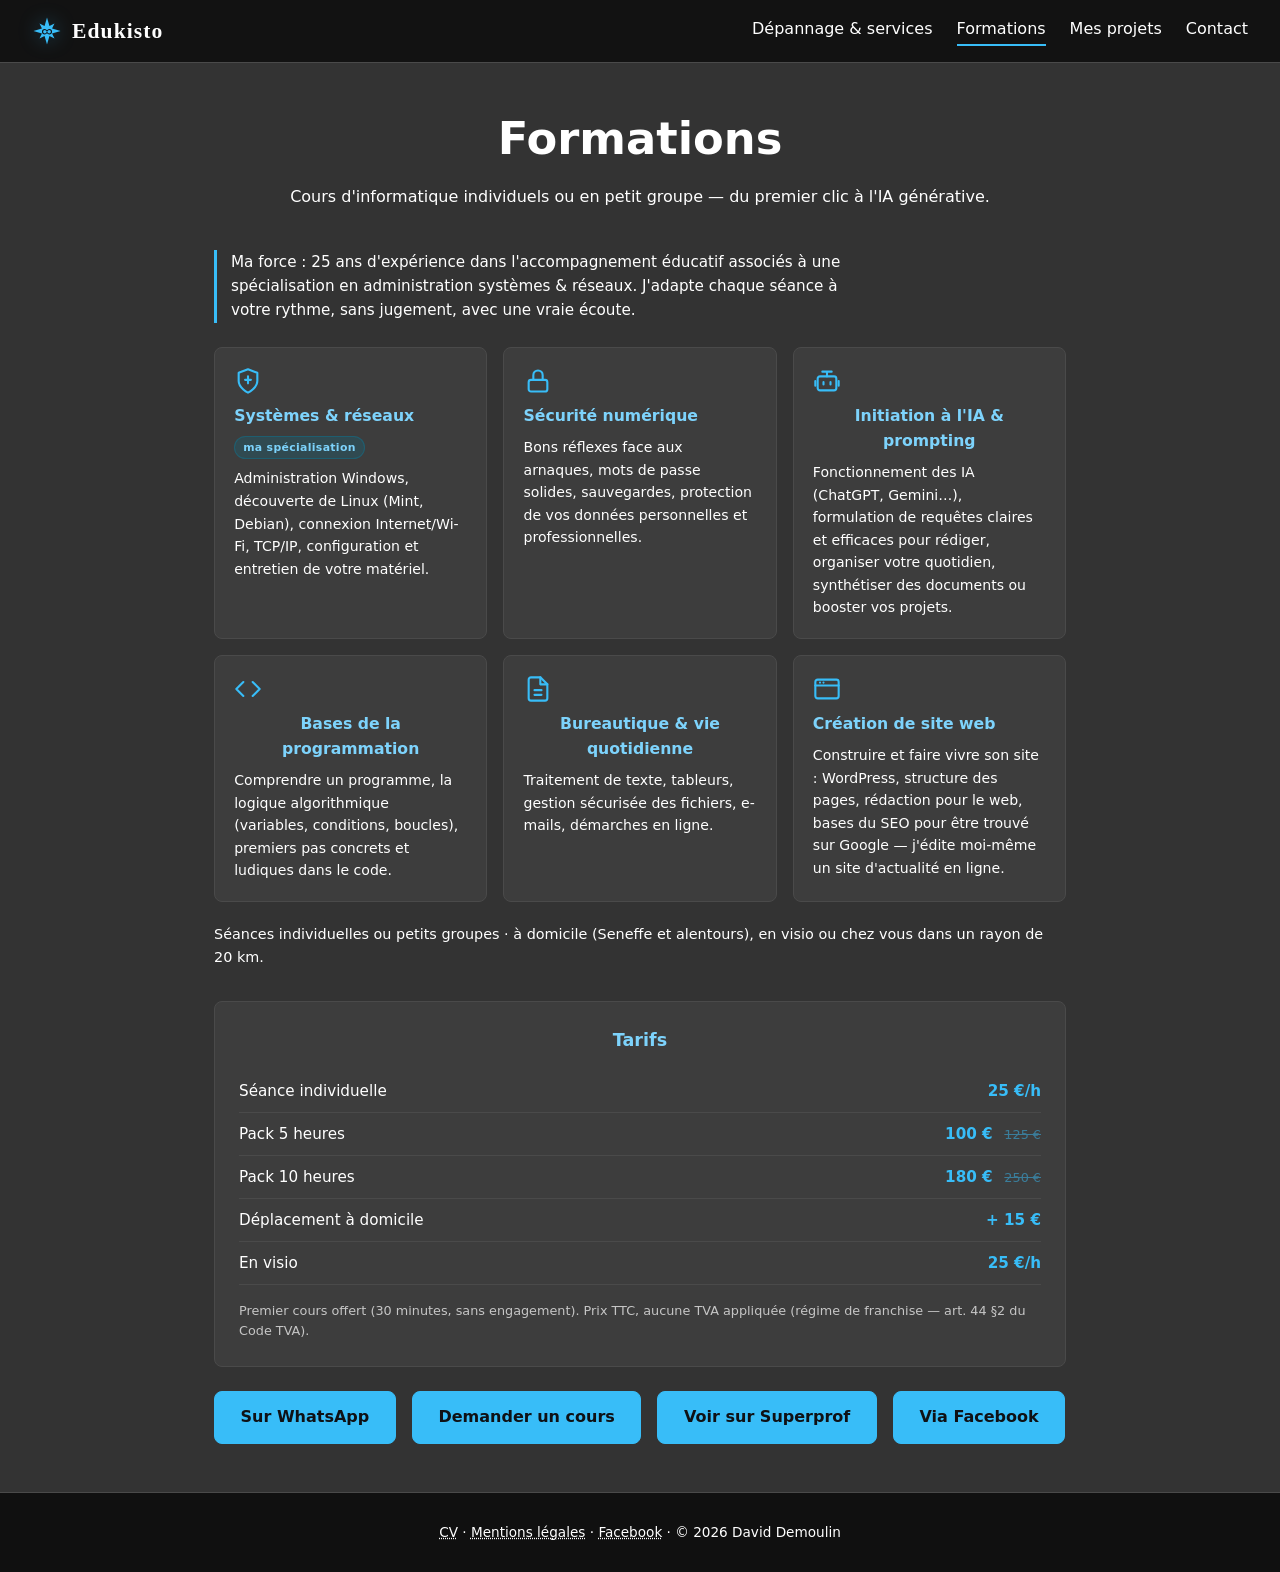
<file: transmets.html>
<!DOCTYPE html>
<html lang="fr">
<head>
  <meta charset="UTF-8">
  <meta name="viewport" content="width=device-width, initial-scale=1.0">
  <title>Formations · edukisto — cours d'informatique pour tous</title>
  <meta name="description" content="Cours d'informatique par David Demoulin : systèmes & réseaux, sécurité, IA générative, code, bureautique. 25 ans de pédagogie, 1er cours offert.">
  <meta property="og:title" content="Transmission · edukisto — cours d'informatique">
  <meta property="og:description" content="25 ans de pédagogie au service du numérique : du premier clic à l'IA générative. 1er cours offert.">
  <meta property="og:image" content="https://edukisto.win/og-image.png">
  <meta property="og:url" content="https://edukisto.win/transmets.html">
  <meta property="og:type" content="website">
  <meta name="twitter:card" content="summary_large_image">
  <link rel="canonical" href="https://edukisto.win/transmets.html">
  <link rel="icon" type="image/png" sizes="32x32" href="favicon-32.png">
  <link rel="icon" type="image/png" sizes="16x16" href="favicon-16.png">
  <link rel="apple-touch-icon" href="apple-touch-icon.png">
  <link rel="stylesheet" href="css/style.css">
  <script type="application/ld+json">
  {
    "@context": "https://schema.org",
    "@type": "BreadcrumbList",
    "itemListElement": [
      { "@type": "ListItem", "position": 1, "name": "Accueil", "item": "https://edukisto.win/" },
      { "@type": "ListItem", "position": 2, "name": "Formations", "item": "https://edukisto.win/transmets.html" }
    ]
  }
  </script>
</head>
<body>
  <header>
    <nav class="nav">
      <a href="index.html" class="brand-wrap"><span class="brand-stack"><span class="brand-line"><span class="nav-logo"><svg viewBox="0 0 64 64" fill="none" aria-hidden="true"><path d="M32 3l5.2 18.2 10.8-5.2-5.2 10.8L61 32l-18.2 5.2 5.2 10.8-10.8-5.2L32 61l-5.2-18.2-10.8 5.2 5.2-10.8L3 32l18.2-5.2-5.2-10.8 10.8 5.2z" fill="#38bdf8"/><path d="M32 32c-1.6-2-3-3.1-4.8-3.1a4.7 4.7 0 1 0 0 9.4c1.8 0 3.2-1.1 4.8-3.1 1.6 2 3 3.1 4.8 3.1a4.7 4.7 0 1 0 0-9.4c-1.8 0-3.2 1.1-4.8 3.1z" stroke="#0f1115" stroke-width="2.4"/></svg></span><span class="brand-name">Edukisto</span></span></span></a>
      <div class="nav-links">
        <a href="services.html">Dépannage &amp; services</a>
        <a href="transmets.html" class="active">Formations</a>
        <a href="construis.html">Mes projets</a>
        <a href="index.html#contact">Contact</a>
      </div>
    </nav>
  </header>

  <section class="apps page-head">
    <h1 class="page-title">Formations</h1>
    <p class="section-desc">Cours d'informatique individuels ou en petit groupe — du premier clic à l'IA générative.</p>
    <div class="teaching-detail">
      <p class="teaching-proof">Ma force : 25 ans d'expérience dans l'accompagnement éducatif associés à une spécialisation en administration systèmes & réseaux. J'adapte chaque séance à votre rythme, sans jugement, avec une vraie écoute.</p>
      <div class="teaching-grid">
        <div class="teach-card">
          <div class="teach-icon"><svg class="flat-icon" width="28" height="28" viewBox="0 0 24 24" fill="none" stroke="currentColor" stroke-width="1.8" stroke-linecap="round" stroke-linejoin="round" aria-hidden="true"><path d="M12 22s8-4 8-10V5l-8-3-8 3v7c0 6 8 10 8 10z"/><path d="M12 8v6M9.5 11h5"/></svg></div>
          <h2>Systèmes & réseaux <span class="spec-tag">ma spécialisation</span></h2>
          <p>Administration Windows, découverte de Linux (Mint, Debian), connexion Internet/Wi-Fi, TCP/IP, configuration et entretien de votre matériel.</p>
        </div>
        <div class="teach-card">
          <div class="teach-icon"><svg class="flat-icon" width="28" height="28" viewBox="0 0 24 24" fill="none" stroke="currentColor" stroke-width="1.8" stroke-linecap="round" stroke-linejoin="round" aria-hidden="true"><rect x="4" y="11" width="16" height="10" rx="2"/><path d="M8 11V7a4 4 0 0 1 8 0v4"/></svg></div>
          <h2>Sécurité numérique</h2>
          <p>Bons réflexes face aux arnaques, mots de passe solides, sauvegardes, protection de vos données personnelles et professionnelles.</p>
        </div>
        <div class="teach-card">
          <div class="teach-icon"><svg class="flat-icon" width="28" height="28" viewBox="0 0 24 24" fill="none" stroke="currentColor" stroke-width="1.8" stroke-linecap="round" stroke-linejoin="round" aria-hidden="true"><rect x="4" y="8" width="16" height="12" rx="2"/><path d="M12 8V4M8 4h8M9 13v2M15 13v2M2 12v4M22 12v4"/></svg></div>
          <h2>Initiation à l'IA & prompting</h2>
          <p>Fonctionnement des IA (ChatGPT, Gemini…), formulation de requêtes claires et efficaces pour rédiger, organiser votre quotidien, synthétiser des documents ou booster vos projets.</p>
        </div>
        <div class="teach-card">
          <div class="teach-icon"><svg class="flat-icon" width="28" height="28" viewBox="0 0 24 24" fill="none" stroke="currentColor" stroke-width="1.8" stroke-linecap="round" stroke-linejoin="round" aria-hidden="true"><path d="M8 6l-6 6 6 6M16 6l6 6-6 6"/></svg></div>
          <h2>Bases de la programmation</h2>
          <p>Comprendre un programme, la logique algorithmique (variables, conditions, boucles), premiers pas concrets et ludiques dans le code.</p>
        </div>
        <div class="teach-card">
          <div class="teach-icon"><svg class="flat-icon" width="28" height="28" viewBox="0 0 24 24" fill="none" stroke="currentColor" stroke-width="1.8" stroke-linecap="round" stroke-linejoin="round" aria-hidden="true"><path d="M14 2H6a2 2 0 0 0-2 2v16a2 2 0 0 0 2 2h12a2 2 0 0 0 2-2V8z"/><path d="M14 2v6h6M9 13h6M9 17h6"/></svg></div>
          <h2>Bureautique & vie quotidienne</h2>
          <p>Traitement de texte, tableurs, gestion sécurisée des fichiers, e-mails, démarches en ligne.</p>
        </div>
        <div class="teach-card">
          <div class="teach-icon"><svg class="flat-icon" width="28" height="28" viewBox="0 0 24 24" fill="none" stroke="currentColor" stroke-width="1.8" stroke-linecap="round" stroke-linejoin="round" aria-hidden="true"><rect x="2" y="4" width="20" height="16" rx="2"/><path d="M2 9h20M6 6.5h.01M9 6.5h.01"/></svg></div>
          <h2>Création de site web</h2>
          <p>Construire et faire vivre son site : WordPress, structure des pages, rédaction pour le web, bases du SEO pour être trouvé sur Google — j'édite moi-même un site d'actualité en ligne.</p>
        </div>
      </div>
      <p class="teaching-practical">Séances individuelles ou petits groupes · à domicile (Seneffe et alentours), en visio ou chez vous dans un rayon de 20 km.</p>

      <div class="tarifs-block">
        <h2>Tarifs</h2>
        <table class="tarifs-table">
          <tr><td>Séance individuelle</td><td class="prix">25 €/h</td></tr>
          <tr><td>Pack 5 heures</td><td class="prix">100 € <span class="was">125 €</span></td></tr>
          <tr><td>Pack 10 heures</td><td class="prix">180 € <span class="was">250 €</span></td></tr>
          <tr><td>Déplacement à domicile</td><td class="prix">+ 15 €</td></tr>
          <tr><td>En visio</td><td class="prix">25 €/h</td></tr>
        </table>
        <p class="tarifs-note">Premier cours offert (30 minutes, sans engagement). Prix TTC, aucune TVA appliquée (régime de franchise — art. 44 §2 du Code TVA).</p>
      </div>
      <div class="teaching-cta">
        <a href="#" class="btn primary reveal-wa" data-w="aHR0cHM6Ly93YS5tZS8zMjQ4NjIwNjA4MQ==">Sur WhatsApp</a>
        <a href="#" class="btn primary reveal-mail" data-m="ZGF2aWQuZGVtb3VsaW5AaWttYWlsLmNvbQ==" data-subject="Cours d'informatique">Demander un cours</a>
        <a class="btn ghost superprof-btn" href="https://www.superprof.be/educateur-passionne-informatique-enseigne-bureautique-codage-base-outils-systemes.html" target="_blank" rel="noopener" title="1er cours offert · avis vérifiés">Voir sur Superprof</a>
        <a class="btn ghost" href="https://www.facebook.com/Edukisto" target="_blank" rel="noopener">Via Facebook</a>
      </div>
    </div>
  </section>

  <footer>
    <p><a href="about.html" style="color:inherit;text-decoration:underline dotted">CV</a> · <a href="mentions-legales.html" style="color:inherit;text-decoration:underline dotted">Mentions légales</a> · <a href="https://www.facebook.com/Edukisto" style="color:inherit;text-decoration:underline dotted" target="_blank" rel="noopener">Facebook</a> · © <span id="year"></span> David Demoulin</p>
  </footer>

  <script src="js/data.js"></script>
  <script src="js/session.js"></script>
  <script>
    document.addEventListener("DOMContentLoaded", () => {
      document.getElementById("year").textContent = new Date().getFullYear();
    });
  </script>
  <script>
    // Révélation email/téléphone (anti-spam)
    document.querySelectorAll(".reveal-mail, .reveal-phone, .reveal-wa").forEach((el) => {
      el.addEventListener("click", (e) => {
        if (el.classList.contains("revealed")) return;
        e.preventDefault();
        try {
          if (el.dataset.m) {
            const mail = atob(el.dataset.m);
            const subject = el.dataset.subject ? "?subject=" + encodeURIComponent(el.dataset.subject) : "";
            el.href = "mailto:" + mail + subject;
            const hint = el.querySelector(".way-hint");
            if (hint) hint.textContent = mail;
          } else if (el.dataset.w) {
            el.href = atob(el.dataset.w);
            const hint = el.querySelector(".way-hint");
            if (hint) hint.textContent = "WhatsApp ouvert — écrivez-moi !";
          } else if (el.dataset.n) {
            const num = atob(el.dataset.n);
            const hint = el.querySelector(".way-hint");
            if (hint) hint.textContent = num + " (David)";
            el.removeAttribute("href");
          }
          el.classList.add("revealed");
        } catch (err) {}
      });
    });
  </script>
</body>
</html>
</file>
<file: css/style.css>
:root {
  --bg: #333333;
  --surface: #3d3d3d;
  --text: #ffffff;
  --muted: #ffffff;
  --accent: #38bdf8;
  --accent-2: #38bdf8;
  --border: #4a4a4a;
  --radius: 8px;
}

* { box-sizing: border-box; margin: 0; padding: 0; }

body {
  font-family: system-ui, -apple-system, "Segoe UI", Roboto, sans-serif;
  background: var(--bg);
  color: var(--text);
  line-height: 1.6;
}

.hidden { display: none !important; }

header {
  position: sticky;
  top: 0;
  background: rgba(16, 16, 16, 0.92);
  backdrop-filter: blur(8px);
  z-index: 100;
}

.nav {
  display: flex;
  align-items: center;
  justify-content: space-between;
  padding: 1rem 2rem;
  border-bottom: 1px solid var(--border);
}

.brand { font-weight: 800; font-size: 1.2rem; color: var(--text); text-decoration: none; }
.accent { color: #38bdf8; }

.nav-links { display: flex; gap: 1.5rem; }
.nav-links a { color: var(--muted); text-decoration: none; font-weight: 500; }
.nav-links a:hover { color: var(--text); }

.session-btn {
  background: var(--surface);
  border: 1px solid var(--border);
  color: var(--accent-2);
  padding: 0.4rem 0.9rem;
  border-radius: 8px;
  cursor: default;
  font-weight: 600;
}

.hero { text-align: center; padding: 0; margin: 0 auto; }
.hero h1 { font-size: clamp(2rem, 5vw, 3rem); margin-bottom: 1rem; }
.subtitle { color: var(--muted); font-size: clamp(1.05rem, 1.5vw, 1.3rem); margin-bottom: 2rem; max-width: 56ch; }

.hero-cta { display: flex; gap: 1rem; justify-content: center; flex-wrap: wrap; }

.btn {
  display: inline-block;
  padding: 0.8rem 1.6rem;
  border-radius: var(--radius);
  text-decoration: none;
  font-weight: 600;
  border: 1px solid transparent;
  cursor: pointer;
  font-size: 1rem;
  transition: transform 0.15s ease, background 0.15s ease;
}
.btn:hover { transform: translateY(-2px); }
.btn.primary { background: #38bdf8; color: #0f1115; }
.btn.ghost { background: #38bdf8; border-color: #38bdf8; color: #0f1115; }
.btn.small { padding: 0.5rem 1rem; font-size: 0.9rem; }
.btn:disabled { opacity: 0.6; cursor: not-allowed; transform: none; }

.session-banner {
  margin: 2rem auto 0;
  max-width: 560px;
  background: var(--surface);
  border: 1px solid var(--accent);
  border-radius: var(--radius);
  padding: 1rem 1.4rem;
  display: flex;
  align-items: center;
  justify-content: space-between;
  gap: 1rem;
  flex-wrap: wrap;
}
.link-btn { background: none; border: none; color: var(--accent); cursor: pointer; font-weight: 600; }

.apps, .contact { padding: 3rem 1.5rem; max-width: 1100px; margin: 0 auto; }
.apps h2, .contact h2 { text-align: center; font-size: 2rem; margin-bottom: 0.5rem; }
.section-desc { text-align: center; color: var(--muted); margin-bottom: 2.5rem; }

.grid {
  display: grid;
  grid-template-columns: repeat(auto-fill, minmax(300px, 1fr));
  gap: 1.5rem;
}

.card {
  background: var(--surface);
  border: 1px solid var(--border);
  border-radius: var(--radius);
  padding: 1.5rem;
  display: flex;
  flex-direction: column;
  gap: 0.75rem;
  transition: border-color 0.2s ease, transform 0.2s ease;
}
.card:hover { border-color: var(--accent); transform: translateY(-4px); }
.card-icon { font-size: 2rem; }
.card p { color: var(--muted); font-size: 0.95rem; flex-grow: 1; }
.card-body { display:flex; flex-direction:column; gap:.75rem; flex-grow:1; }
.card-body .try-btn, .card-body .btn { margin-top:auto; width:100%; justify-content:center; text-align:center; }

.card-tags { display: flex; gap: 0.5rem; flex-wrap: wrap; }
.tag {
  background: rgba(14, 116, 144, 0.15);
  color: var(--accent-2);
  padding: 0.2rem 0.6rem;
  border-radius: 999px;
  font-size: 0.75rem;
  font-weight: 600;
}

.card-actions { display: flex; gap: 0.75rem; }

body:not(.session-active) .try-btn { opacity: 0.55; }

.contact { text-align: center; }
.contact p { color: var(--muted); margin: 1rem 0; }
.socials { margin-top: 1.5rem; }
.socials a { color: var(--accent); text-decoration: none; font-weight: 600; margin: 0 0.75rem; }

.about { max-width: 800px; margin: 0 auto; padding: 3rem 1.5rem; }
.cv-header { text-align: center; margin-bottom: 3rem; }
.cv-header h1 { font-size: 2.5rem; }
.role { color: var(--muted); font-size: 1.2rem; margin-top: 0.5rem; }

.badges { display: flex; gap: 0.6rem; justify-content: center; flex-wrap: wrap; margin-top: 1rem; }
.badge {
  background: var(--surface);
  border: 1px solid var(--border);
  padding: 0.35rem 0.8rem;
  border-radius: 999px;
  font-size: 0.85rem;
}

.cv-section { margin-bottom: 2.5rem; }
.cv-section h2 {
  font-size: 1.4rem;
  margin-bottom: 1rem;
  border-bottom: 2px solid var(--accent);
  display: inline-block;
  padding-bottom: 0.3rem;
}
.cv-section p { color: var(--muted); }

.skill { margin-bottom: 1rem; }
.skill-head { display: flex; justify-content: space-between; align-items: center; gap: 1rem; font-size: 0.9rem; margin-bottom: 0.3rem; }
.skill-level {
  color: #38bdf8;
  border: 1px solid #38bdf8;
  border-radius: 999px;
  padding: 0.15rem 0.7rem;
  font-size: 0.78rem;
  font-weight: 600;
  white-space: nowrap;
}

.timeline { list-style: none; }
.timeline li { display: flex; gap: 1rem; margin-bottom: 1rem; }
.year {
  min-width: 70px;
  color: var(--accent);
  font-weight: 700;
}
.timeline p { color: var(--muted); }

.featured { list-style: none; }
.featured a { color: var(--text); text-decoration: none; border-bottom: 1px dashed var(--accent); }
.featured li { margin-bottom: 0.6rem; }

footer {
  text-align: center;
  padding: 2rem;
  border-top: 1px solid var(--border);
  color: var(--muted);
  font-size: 0.9rem;
}

@media (max-width: 640px) {
  .nav { flex-wrap: wrap; gap: 0.75rem; }
  .nav-links { order: 3; width: 100%; justify-content: center; }
}

.hero-kicker {
  color: var(--accent-2);
  font-weight: 600;
  letter-spacing: 0.05em;
  text-transform: uppercase;
  font-size: 0.85rem;
  margin-bottom: 0.75rem;
}

.cv-loc { color: var(--muted); margin-top: 0.4rem; }
.cv-loc svg { vertical-align: -3px; margin-right: 2px; }
.badge svg { vertical-align: -3px; }
.soft-icon svg, .teach-icon svg { display: block; margin-bottom: 0.5rem; }
.soft-icon svg { width: 28px; height: 28px; }
.btn.small.full { display: flex; width: 100%; justify-content: center; margin-top: 1rem; }
.cv-summary { color: var(--muted); max-width: 640px; margin: 1.5rem auto 0; font-size: 1.05rem; }
.cv-actions { display: flex; gap: 1rem; justify-content: center; flex-wrap: wrap; margin-top: 2rem; }

.certs { list-style: none; display: grid; grid-template-columns: repeat(auto-fill, minmax(300px, 1fr)); gap: 0.75rem; }
.certs li {
  background: var(--surface);
  border: 1px solid var(--border);
  border-left: 3px solid var(--accent);
  border-radius: 8px;
  padding: 0.8rem 1rem;
  display: flex;
  flex-direction: column;
  gap: 0.2rem;
}
.cert-title { font-weight: 600; font-size: 0.95rem; }
.cert-org { color: var(--muted); font-size: 0.85rem; }

.timeline li { align-items: flex-start; }
.tl-body { flex: 1; }
.tl-title { font-weight: 600; }
.tl-org { color: var(--accent-2); font-weight: 500; }
.tl-text { color: var(--muted); font-size: 0.95rem; }

.soft-grid { display: grid; grid-template-columns: repeat(auto-fill, minmax(280px, 1fr)); gap: 1rem; }
.soft-card {
  background: var(--surface);
  border: 1px solid var(--border);
  border-radius: var(--radius);
  padding: 1.2rem;
}
.soft-card h3 { font-size: 1rem; margin-bottom: 0.5rem; color: var(--accent-2); }
.soft-card p { color: var(--muted); font-size: 0.92rem; }
.soft-icon { font-size: 1.8rem; margin-bottom: 0.5rem; }

.section-intro { color: var(--muted); margin-bottom: 1.5rem; max-width: 640px; }
.creative .cv-section > h2 { border-color: #38bdf8; }

.lang-list { list-style: none; display: flex; flex-wrap: wrap; gap: 0.75rem 2rem; }
.lang-list li { color: var(--muted); }
.lang-list strong { color: var(--text); }
.hobbies { margin-top: 1rem; color: var(--muted); }

body:not(.session-active) .try-btn { opacity: 1; }

.card-media {
  position: relative;
  border-radius: var(--radius);
  overflow: hidden;
  aspect-ratio: 16 / 10;
  background: var(--surface);
  cursor: pointer;
  min-height: 120px;
}
.card-media img {
  width: 100%;
  height: 100%;
  object-fit: cover;
  display: block;
}
.media-fallback {
  position: absolute;
  inset: 0;
  display: flex;
  align-items: center;
  justify-content: center;
  font-size: 3rem;
  background: linear-gradient(135deg, var(--surface), #1e222c);
}
.card-media.has-img .media-fallback { display: none; }

.media-overlay {
  position: absolute;
  inset: 0;
  background: rgba(10, 12, 16, 0.88);
  color: var(--text);
  display: flex;
  flex-direction: column;
  justify-content: center;
  gap: 0.75rem;
  padding: 1.25rem;
  opacity: 0;
  transition: opacity 0.25s ease;
}
.media-overlay p { color: #cfd5e0; font-size: 0.9rem; }
.overlay-cta { color: var(--accent-2); font-weight: 700; font-size: 0.9rem; }
.card-media:hover .media-overlay,
.card-media:focus-within .media-overlay { opacity: 1; }

.card-body { display: flex; flex-direction: column; gap: 0.75rem; }

@media (hover: none) {
  .media-overlay { opacity: 0; }
}

/* ===== Signature charte edukisto ===== */
.sig-dash{opacity:.45;letter-spacing:-2px}
.sig-mark{color:inherit;text-decoration:none;letter-spacing:.02em}
.sig-mark:hover{color:#38bdf8}

/* ===== Logo edukisto: sous le nom dans la navbar ===== */
.brand-wrap{ display:inline-flex; flex-direction:column; align-items:flex-start; gap:2px; text-decoration:none; }
.nav-logo{ display:inline-flex; line-height:0; }
.nav-logo svg{ width:28px; height:28px; filter:drop-shadow(0 0 10px rgba(56,189,248,.3)); }

/* ===== Section marque edukisto (mi-page) ===== */
.brand-stage{
  text-align:center;
  padding:3.5rem 1rem 2.5rem;
  max-width:600px;
  margin:0 auto;
  position:relative;
}
.brand-stage svg{ width:clamp(90px, 15vw, 130px); height:auto; filter:drop-shadow(0 0 26px rgba(56,189,248,.28)); }
.brand-word{
  font-size:clamp(1.5rem, 3.5vw, 2rem);
  font-weight:800;
  letter-spacing:.06em;
  color:var(--text);
  margin-top:.9rem;
}
.brand-motto{
  font-size:.95rem;
  color:var(--muted);
  letter-spacing:.18em;
  text-transform:uppercase;
  margin-top:.2rem;
}
.brand-motto::before, .brand-motto::after{
  content:"──";
  opacity:.4;
  margin:0 .8rem;
  letter-spacing:-1px;
}

.brand-home{display:inline-block;text-decoration:none;transition:transform .2s ease}
.brand-home:hover{transform:scale(1.06)}

/* ===== Section cours / formation ===== */
.teaching-section h2 { border-color: #38bdf8; }
.teaching-proof{ color:var(--muted); max-width:640px; margin:0 0 1.5rem; font-size:.95rem; border-left:3px solid var(--accent); padding-left:14px; }
.teaching-grid{ display:grid; grid-template-columns:repeat(auto-fill,minmax(250px,1fr)); gap:1rem; }
.teach-card{ background:var(--surface); border:1px solid var(--border); border-radius:var(--radius); padding:1.2rem; transition: border-color .2s ease; }
.teach-card:hover{ border-color:#38bdf8; }
.teach-icon{ font-size:1.7rem; margin-bottom:.5rem; }
.teach-card :is(h2,h3){ font-size:.98rem; margin-bottom:.5rem; color:#7dd3fc; display:flex; align-items:center; gap:8px; flex-wrap:wrap; }
.teach-card p{ color:var(--muted); font-size:.88rem; }
.spec-tag{ font-size:.68rem; background:rgba(14,116,144,.25); color:#7dd3fc; padding:2px 8px; border-radius:999px; border:1px solid rgba(14,116,144,.5); font-weight:700; letter-spacing:.03em; }
.teaching-practical{ margin-top:1.3rem; color:var(--muted); font-size:.9rem; }
.teaching-cta{ display:flex; gap:1rem; margin-top:1.5rem; flex-wrap:wrap; }
.superprof-btn:hover{ border-color:#38bdf8; color:#7dd3fc; }

/* ===== Carte service (cours) ===== */
.service-card{ border-style:dashed; }
.service-badge{ font-size:.6rem; background:rgba(56,189,248,.15); color:#7dd3fc; padding:2px 8px; border-radius:999px; border:1px solid rgba(56,189,248,.4); text-transform:uppercase; letter-spacing:.08em; font-weight:700; vertical-align:middle; margin-left:6px; }

/* ===== Nouveau hero narratif ===== */
.hero{ text-align:left; padding:0; }
.hero-grid{ display:grid; grid-template-columns:1fr 1fr; gap:1.5rem; align-items:center; max-width:1150px; margin:0 auto; padding:4rem 1.5rem 2.5rem; }
.hero h1{ font-size:clamp(1.7rem, 3.6vw, 3.1rem); line-height:1.22; margin-bottom:1.1rem; color:#38bdf8; }
.hero h1 .accent{ color:#38bdf8; }
.hero-photo{ display:flex; justify-content:center; }
.hero-photo img{
  width:100%; max-width:280px; aspect-ratio:1; object-fit:cover; object-position:center;
  border-radius:50%; border:3px solid rgba(56,189,248,.4);
  box-shadow:0 0 28px rgba(14,116,144,.35);
}
@media (max-width:720px){
  .hero-grid{ grid-template-columns:1fr; }
  .hero{ text-align:left; }
  .hero-photo{ order:2; justify-content:center; }
  .hero-photo img{ width:clamp(140px, 40vw, 180px); }
}
/* ===== Stats ===== */
.stats{ padding:0 1.5rem 3rem; }
.stats-row{ display:flex; justify-content:center; gap:clamp(2rem,5vw,4.5rem); flex-wrap:wrap; max-width:1150px; margin:0 auto; }
.stat{ text-align:center; min-width:170px; }
.stat-num{ display:block; font-size:clamp(2.2rem, 3vw, 3.2rem); font-weight:800; color:#38bdf8; line-height:1.1; }
.stat-label{ font-size:.8rem; color:var(--muted); }
.apps-session-start{ text-align:center; margin:-1rem 0 2rem; }
.apps-session-start .btn{ opacity:.85; }
.permis-line{ margin-top:1rem; color:var(--muted); font-size:.9rem; }

/* ===== Hero journal : photo gauche / texte droite ===== */

.hero-photo{ flex-direction:column; gap:.8rem; align-items:center; text-align:center; }
.hero-caption{ font-size:.9rem; color:var(--text); font-weight:700; line-height:1.35; }
.hero-caption span{ font-weight:400; color:var(--muted); font-size:.8rem; }

/* ===== Section duo (construire / transmettre) ===== */
.duo{ max-width:1150px; margin:0 auto; padding:1rem 1.5rem 3rem; display:grid; grid-template-columns:1fr 1fr; gap:1.5rem; }
.duo-card{ background:var(--surface); border:1px solid var(--border); border-radius:var(--radius); padding:2rem; display:flex; flex-direction:column; gap:1rem; align-items:flex-start; }
.duo-card:hover{ border-color:#38bdf8; }
.duo-icon{ font-size:2rem; }
.duo-card h2{ font-size:1.25rem; }
.duo-card p{ color:var(--muted); font-size:.95rem; flex-grow:1; }
@media (max-width:800px){ .duo{ grid-template-columns:1fr; } }

/* ===== Pages dédiées (construis/transmets) ===== */
.page-head{ padding-top:2.5rem; }
.page-title{ text-align:center; font-size:clamp(1.9rem, 4vw, 2.8rem); margin-bottom:.6rem; }
.nav-links a.active{ color:var(--text); border-bottom:2px solid #38bdf8; padding-bottom:2px; }
.teaching-detail{ max-width:900px; margin:2.5rem auto 0; padding:0 1.5rem; }

/* ===== Bloc loisirs ===== */
.hobbies-block{ margin-top:1.4rem; }
.hobbies-block h3{ font-size:1rem; color:#7dd3fc; margin-bottom:.5rem; }
.hobbies-block p{ color:var(--text); font-size:.95rem; line-height:1.7; }
.permis-line{ margin-top:.8rem; color:var(--muted); font-size:.88rem; }

/* ===== Hero vente ===== */
.hero-quote{ border-left:3px solid var(--accent); padding:.6rem 1.2rem; margin:1.4rem 0; color:var(--muted); font-size:.95rem; line-height:1.6; }
.hero-quote span{ display:block; margin-top:.3rem; font-size:.8rem; opacity:.8; }

/* ===== Services ===== */
.services-detail{ margin-top:1rem; }
.services-zone{ margin-top:2rem; background:var(--surface); border:1px solid var(--border); border-radius:var(--radius); padding:1.5rem; }
.services-zone :is(h2,h3){ color:#7dd3fc; font-size:1.05rem; margin-bottom:.8rem; }
.services-zone p{ color:var(--text); font-size:.92rem; margin-bottom:.4rem; }


/* ===== Design Jonathan ===== */
.hero-badges{ display:flex; gap:.6rem; margin-bottom:1.2rem; }
.badge-cta{
  display:inline-block; font-size:.75rem; font-weight:700; letter-spacing:.03em;
  color:#7dd3fc; background:rgba(14,116,144,.2);
  border:1px solid rgba(56,189,248,.45); border-radius:999px;
  padding:4px 12px;
}
.hero-quote{ border:none; padding:0; margin:1.8rem 0 2.2rem; color:var(--muted); font-size:1rem; line-height:1.7; font-style:italic; }
.hero-quote footer{ font-style:normal; font-size:.85rem; margin-top:.4rem; opacity:.85; }
.hero-cta{ justify-content:flex-start; }

/* Bouton principal: blanc sur bleu pétrole — lisible */
.btn.primary{
  background:#38bdf8; color:#0f1115; border-color:#38bdf8; font-weight:700;
}
.btn.primary:hover{ background:#7dd3fc; border-color:#7dd3fc; }

/* Footer épuré */
footer{ padding:1.8rem 1.5rem; border-top:1px solid var(--border); margin-top:0; background:#101010; }
footer p{ font-size:.85rem; }

/* Révélation numéro */
.reveal-phone{ cursor:pointer; }
.reveal-phone.revealed{ pointer-events:none; }


/* Header marque unique */
.brand .accent{ font-weight:400; font-size:.72em; opacity:.75; letter-spacing:0; }
@media (max-width:820px){
  .brand .accent{ display:none; }  /* mobile: juste "Edukisto" */
  .brand-wrap{ flex-direction:row; align-items:center; gap:8px; }
}

/* ===== Header: Edukisto + by David Demoulin (2 styles, décalé) ===== */
.brand-stack{ display:flex; flex-direction:column; line-height:1.05; }
.brand-name{
  font-size:1.25rem; font-weight:800; letter-spacing:.04em;
  font-family:Georgia, "Times New Roman", serif;  /* serif = contraste avec le sans-serif du menu */
}
.brand-by{
  font-size:.66rem; font-weight:400; letter-spacing:.09em;
  color:var(--muted); font-style:italic;
  margin-left:.55rem;  /* le petit décalage vers la droite */
}
@media (max-width:820px){
  .brand-by{ font-size:.58rem; margin-left:.4rem; }
}

/* ===== Contact: 2 boutons explicites ===== */
.contact-ways{ display:flex; gap:1rem; justify-content:center; flex-wrap:wrap; margin:1.2rem 0; }
.contact-way{ display:flex; flex-direction:column; gap:.15rem; align-items:center; padding:.7rem 1.4rem !important; min-width:220px; }
.way-label{ font-weight:700; }
.way-hint{ font-size:.72rem; opacity:.65; font-weight:400; }
.reveal-phone .way-hint{ font-style:italic; }
.revealed .way-hint{ font-size:.95rem; opacity:1; font-weight:700; font-style:normal; letter-spacing:.01em; }

/* ===== Header: icône + Edukisto blanc, même ligne ===== */
.brand-line{ display:flex; align-items:center; gap:10px; }
.brand-line .nav-logo svg{ width:30px; height:30px; display:block; }
.brand-name{
  font-family:Georgia, "Times New Roman", serif;
  font-size:1.35rem; font-weight:800; letter-spacing:.05em;
  color:#ffffff;
}
@media (max-width:820px){
  .brand-line .nav-logo svg{ width:24px; height:24px; }
  .brand-name{ font-size:1.1rem; }
}

.btn.ghost:hover{ background:#7dd3fc; border-color:#7dd3fc; color:#0f1115; }

/* ===== Page mentions légales ===== */
.legal-page{ max-width:800px; margin:0 auto; padding:2.5rem 1.5rem 3rem; }
.legal-page h1{ font-size:1.8rem; margin-bottom:1.5rem; color:#38bdf8; }
.legal-block{ margin-bottom:1.8rem; }
.legal-block h2{ font-size:1.05rem; margin-bottom:.6rem; }
.legal-block p{ font-size:.92rem; line-height:1.8; }
.placeholder{ color:#7dd3fc; font-style:italic; }

/* ===== Tarifs ===== */
.tarifs-block{ margin-top:2rem; background:var(--surface); border:1px solid var(--border); border-radius:var(--radius); padding:1.5rem; }
.tarifs-block :is(h2,h3){ color:#7dd3fc; font-size:1.1rem; margin-bottom:1rem; }
.tarifs-table{ width:100%; border-collapse:collapse; }
.tarifs-table td{ padding:.55rem 0; font-size:.95rem; border-bottom:1px solid var(--border); }
.tarifs-table .prix{ text-align:right; font-weight:700; color:#38bdf8; }
.tarifs-table .was{ font-size:.8rem; opacity:.5; text-decoration:line-through; margin-left:.4rem; font-weight:400; }
.tarifs-note{ font-size:.8rem; opacity:.7; margin-top:1rem; }

/* ===== Flat icons ===== */
.flat-icon{ color:#38bdf8; vertical-align:-3px; }
.btn .flat-icon{ margin-left:.2rem; }
.overlay-cta .flat-icon{ width:14px; height:14px; }

/* ===== Liste zone & modalités ===== */
.zone-list{ list-style:none; padding:0; }
.zone-list li{ position:relative; padding-left:1.6rem; margin-bottom:.6rem; font-size:.92rem; }
.zone-list li::before{
  content:""; position:absolute; left:0; top:.55em;
  width:7px; height:7px; border-radius:50%;
  background:#38bdf8;
}

/* ===== Thumbnails: noir et blanc, couleur au survol ===== */
.card-media img{
  filter: grayscale(1) contrast(1.05);
}
</file>
